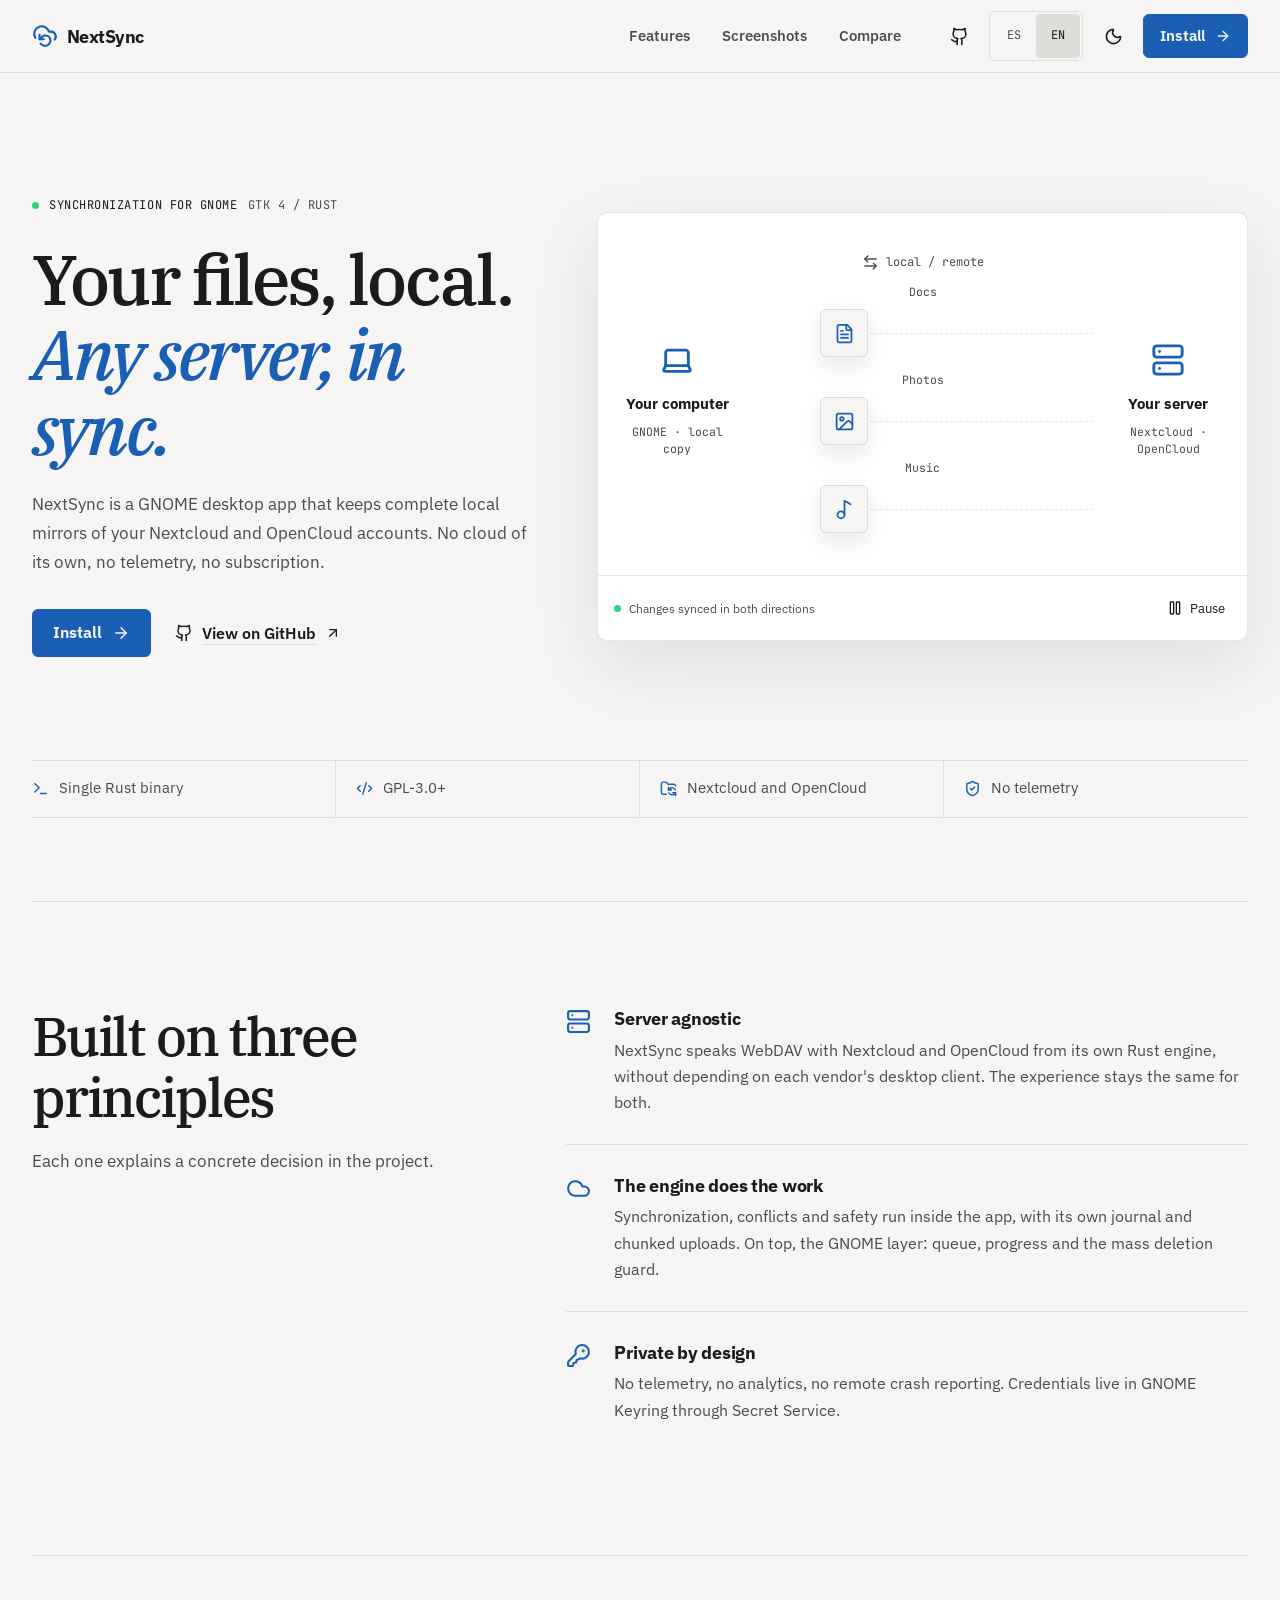
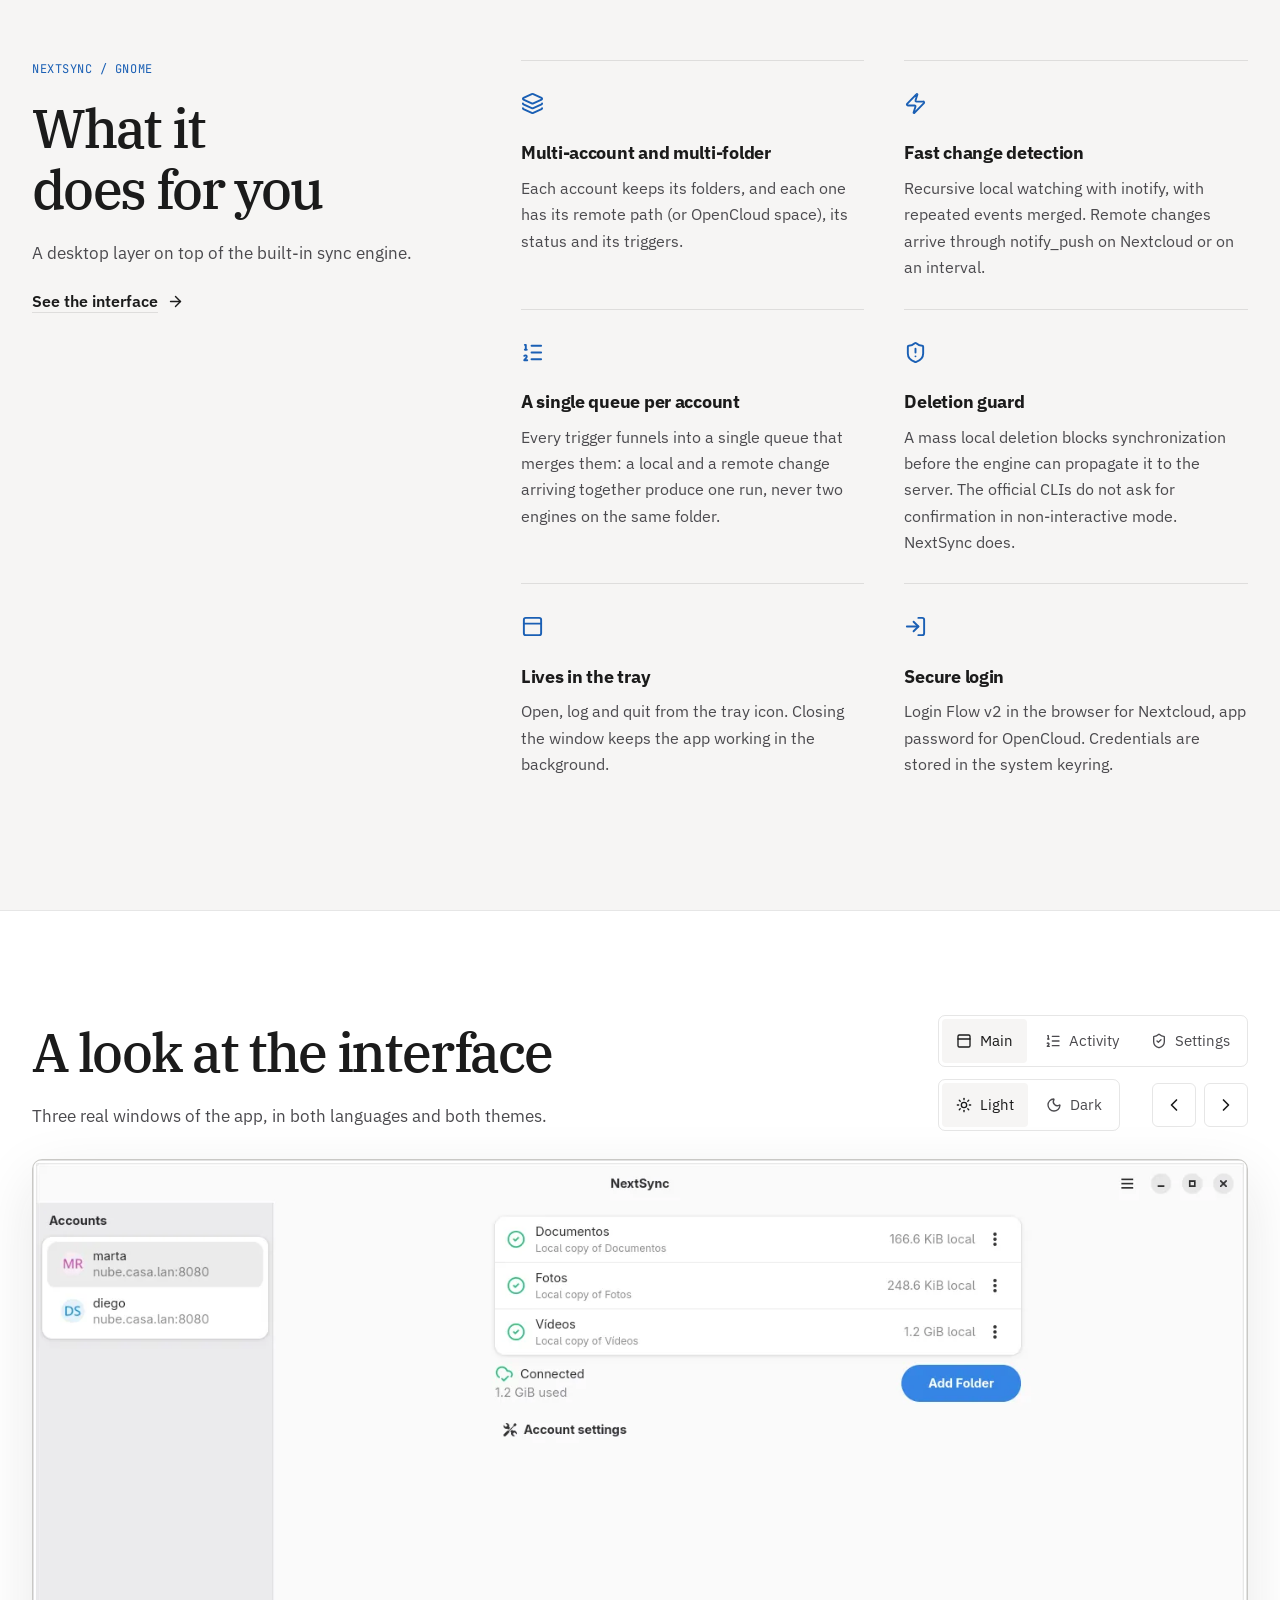
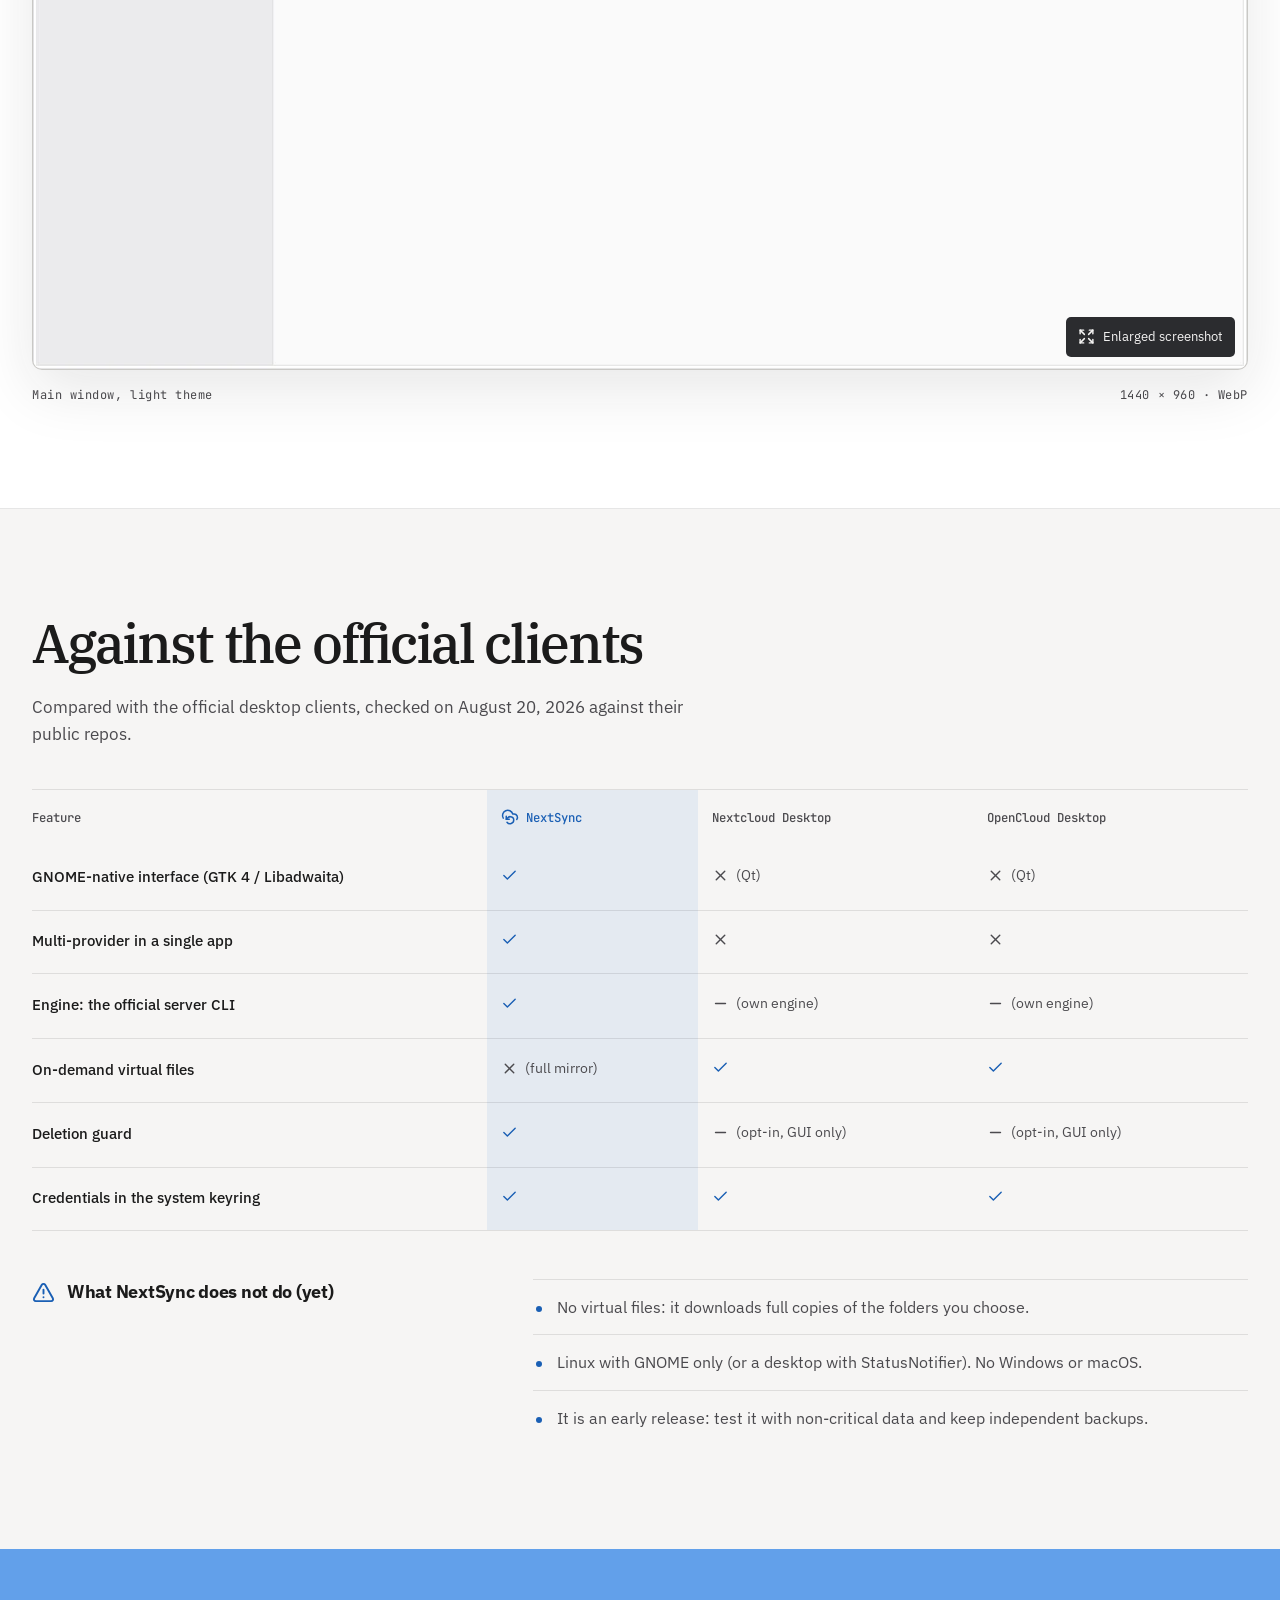
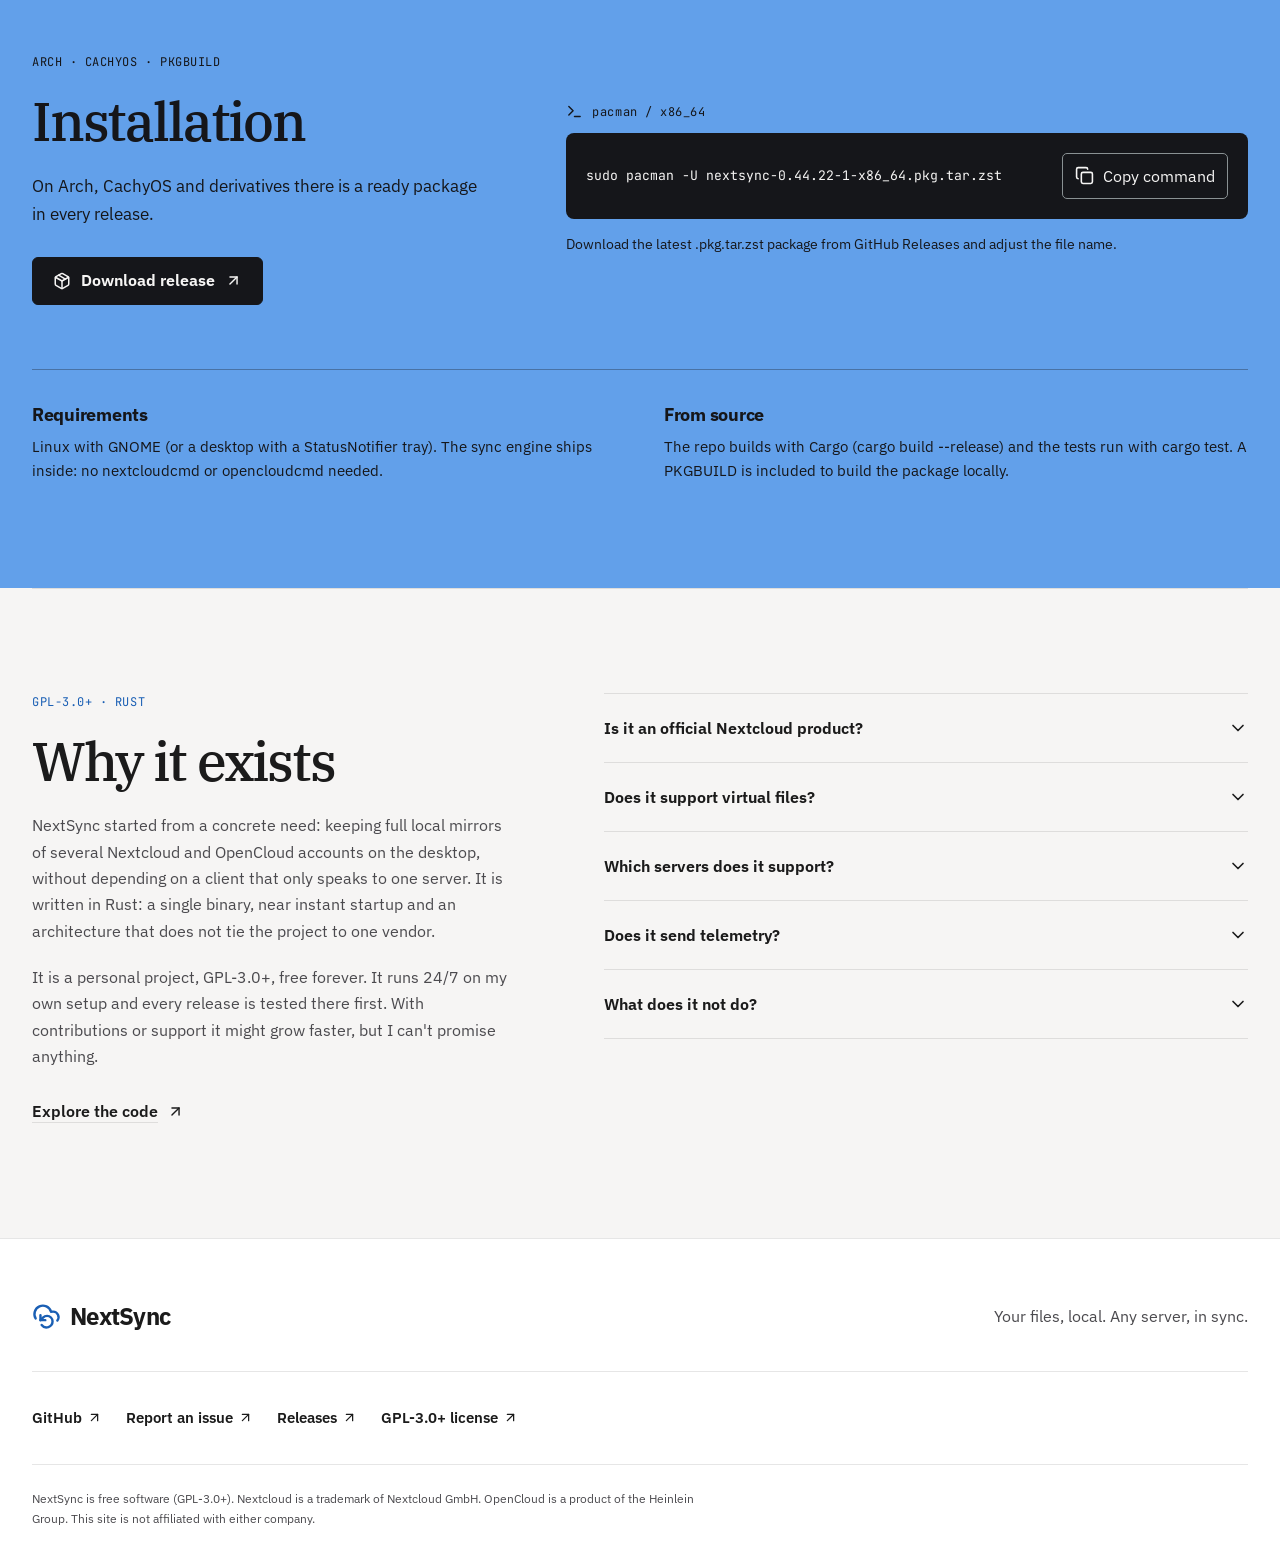
<file: landing/index.html>
<!DOCTYPE html>
<html lang="es" data-theme="light">
<head>
  <meta charset="UTF-8" />
  <meta name="viewport" content="width=device-width, initial-scale=1.0" />
  <title>NextSync - Tus archivos en local, en sincronía</title>
  <meta name="description" content="Aplicación GNOME que mantiene espejos locales de tus cuentas Nextcloud y OpenCloud. Escrita en Rust con GTK 4, sin nube propia ni telemetría. GPL-3.0+." />
  <meta name="theme-color" content="#f6f5f4" />
  <link rel="canonical" href="https://nextsync.cloudless.club/" />
  <link rel="alternate" hreflang="es" href="https://nextsync.cloudless.club/" />
  <link rel="alternate" hreflang="en" href="https://nextsync.cloudless.club/?hl=en" />
  <link rel="alternate" hreflang="x-default" href="https://nextsync.cloudless.club/" />
  <meta property="og:type" content="website" />
  <meta property="og:site_name" content="NextSync" />
  <meta property="og:title" content="NextSync - Tus archivos, en local. Cualquier servidor, en sincronía." />
  <meta property="og:description" content="Aplicación de escritorio GNOME que mantiene espejos locales de tus cuentas Nextcloud y OpenCloud. Rust, GTK 4 y Libadwaita. Sin nube propia ni telemetría." />
  <meta property="og:url" content="https://nextsync.cloudless.club/" />
  <meta property="og:image" content="https://nextsync.cloudless.club/og.png" />
  <meta property="og:image:width" content="1200" />
  <meta property="og:image:height" content="630" />
  <meta property="og:image:alt" content="NextSync: tus archivos en local, cualquier servidor en sincronía" />
  <meta property="og:locale" content="es_ES" />
  <meta property="og:locale:alternate" content="en_US" />
  <meta name="twitter:card" content="summary_large_image" />
  <meta name="twitter:title" content="NextSync - Your files, local. Any server, in sync." />
  <meta name="twitter:description" content="A GNOME desktop app that keeps local mirrors of your Nextcloud and OpenCloud accounts. Rust, GTK 4, Libadwaita. No telemetry, GPL-3.0+." />
  <meta name="twitter:image" content="https://nextsync.cloudless.club/og.png" />
  <meta name="twitter:image:alt" content="NextSync: your files local, any server in sync" />
  <link rel="icon" type="image/svg+xml" href="assets/icon.svg" />
  <link rel="preload" href="assets/fonts/ibm-plex-sans-latin.woff2" as="font" type="font/woff2" crossorigin />
  <link rel="preload" href="assets/fonts/ibm-plex-serif-latin.woff2" as="font" type="font/woff2" crossorigin />
  <link rel="stylesheet" href="styles.css?v=16" />
  <noscript><style>.menu-button { display: none; }</style></noscript>
  <script type="application/ld+json">
  {
    "@context": "https://schema.org",
    "@graph": [
      { "@type": "WebSite", "name": "NextSync", "url": "https://nextsync.cloudless.club/",
        "description": "GNOME desktop companion that keeps local mirrors of your Nextcloud and OpenCloud accounts.",
        "inLanguage": ["es", "en"] },
      { "@type": "SoftwareApplication", "name": "NextSync", "applicationCategory": "UtilitiesApplication",
        "operatingSystem": "Linux (GNOME)", "url": "https://github.com/gnacho/nextsync",
        "license": "https://www.gnu.org/licenses/gpl-3.0.html",
        "description": "GNOME desktop companion that keeps complete local mirrors of Nextcloud and OpenCloud accounts, delegating synchronization to the official server CLI.",
        "offers": { "@type": "Offer", "price": "0", "priceCurrency": "EUR" }, "isAccessibleForFree": true },
      { "@type": "FAQPage", "inLanguage": "es", "mainEntity": [
        { "@type": "Question", "name": "¿Es un producto oficial de Nextcloud?",
          "acceptedAnswer": { "@type": "Answer", "text": "No. NextSync es un proyecto independiente y no oficial, sin afiliación con Nextcloud GmbH ni con el Heinlein Group." } },
        { "@type": "Question", "name": "¿Soporta archivos virtuales?",
          "acceptedAnswer": { "@type": "Answer", "text": "No. NextSync mantiene espejos locales completos de las carpetas que elijas. No trabaja con ficheros bajo demanda." } },
        { "@type": "Question", "name": "¿Qué servidores soporta?",
          "acceptedAnswer": { "@type": "Answer", "text": "Nextcloud y OpenCloud hoy, a través de sus CLI oficiales de sincronización. Cualquier plataforma que publique un CLI así puede añadirse detrás de la misma abstracción." } },
        { "@type": "Question", "name": "¿Envía telemetría?",
          "acceptedAnswer": { "@type": "Answer", "text": "No. Sin telemetría, sin analítica y sin informes de fallos remotos." } }
      ] }
    ]
  }
  </script>
</head>
<body>
  <svg class="sprite" aria-hidden="true" focusable="false"><symbol id="i-sync-mark" viewBox="0 0 24 24" fill="none" stroke="currentColor" stroke-width="2" stroke-linecap="round" stroke-linejoin="round"><path d="M21 15.251A4.5 4.5 0 0 0 17.5 8h-1.79A7 7 0 1 0 3 13.607"></path><path d="M7 11v4h4"></path><path d="M8 19a5 5 0 0 0 9-3 4.5 4.5 0 0 0-4.5-4.5 4.82 4.82 0 0 0-3.41 1.41L7 15"></path></symbol><symbol id="i-alert-triangle" viewBox="0 0 24 24" fill="none" stroke="currentColor" stroke-width="2" stroke-linecap="round" stroke-linejoin="round"><path d="m21.73 18-8-14a2 2 0 0 0-3.48 0l-8 14A2 2 0 0 0 4 21h16a2 2 0 0 0 1.73-3"></path><path d="M12 9v4"></path><path d="M12 17h.01"></path></symbol>
<symbol id="i-arrow-left-right" viewBox="0 0 24 24" fill="none" stroke="currentColor" stroke-width="2" stroke-linecap="round" stroke-linejoin="round"><path d="M8 3 4 7l4 4"></path><path d="M4 7h16"></path><path d="m16 21 4-4-4-4"></path><path d="M20 17H4"></path></symbol>
<symbol id="i-arrow-right" viewBox="0 0 24 24" fill="none" stroke="currentColor" stroke-width="2" stroke-linecap="round" stroke-linejoin="round"><path d="M5 12h14"></path><path d="m12 5 7 7-7 7"></path></symbol>
<symbol id="i-arrow-up-right" viewBox="0 0 24 24" fill="none" stroke="currentColor" stroke-width="2" stroke-linecap="round" stroke-linejoin="round"><path d="M7 7h10v10"></path><path d="M7 17 17 7"></path></symbol>
<symbol id="i-check" viewBox="0 0 24 24" fill="none" stroke="currentColor" stroke-width="2" stroke-linecap="round" stroke-linejoin="round"><path d="M20 6 9 17l-5-5"></path></symbol>
<symbol id="i-check-check" viewBox="0 0 24 24" fill="none" stroke="currentColor" stroke-width="2" stroke-linecap="round" stroke-linejoin="round"><path d="M18 6 7 17l-5-5"></path><path d="m22 10-7.5 7.5L13 16"></path></symbol>
<symbol id="i-chevron-down" viewBox="0 0 24 24" fill="none" stroke="currentColor" stroke-width="2" stroke-linecap="round" stroke-linejoin="round"><path d="m6 9 6 6 6-6"></path></symbol>
<symbol id="i-chevron-left" viewBox="0 0 24 24" fill="none" stroke="currentColor" stroke-width="2" stroke-linecap="round" stroke-linejoin="round"><path d="m15 18-6-6 6-6"></path></symbol>
<symbol id="i-chevron-right" viewBox="0 0 24 24" fill="none" stroke="currentColor" stroke-width="2" stroke-linecap="round" stroke-linejoin="round"><path d="m9 18 6-6-6-6"></path></symbol>
<symbol id="i-cloud" viewBox="0 0 24 24" fill="none" stroke="currentColor" stroke-width="2" stroke-linecap="round" stroke-linejoin="round"><path d="M17.5 19H9a7 7 0 1 1 6.71-9h1.79a4.5 4.5 0 1 1 0 9Z"></path></symbol>
<symbol id="i-code" viewBox="0 0 24 24" fill="none" stroke="currentColor" stroke-width="2" stroke-linecap="round" stroke-linejoin="round"><path d="m18 16 4-4-4-4"></path><path d="m6 8-4 4 4 4"></path><path d="m14.5 4-5 16"></path></symbol>
<symbol id="i-copy" viewBox="0 0 24 24" fill="none" stroke="currentColor" stroke-width="2" stroke-linecap="round" stroke-linejoin="round"><rect width="14" height="14" x="8" y="8" rx="2" ry="2"></rect><path d="M4 16c-1.1 0-2-.9-2-2V4c0-1.1.9-2 2-2h10c1.1 0 2 .9 2 2"></path></symbol>
<symbol id="i-expand" viewBox="0 0 24 24" fill="none" stroke="currentColor" stroke-width="2" stroke-linecap="round" stroke-linejoin="round"><path d="m15 15 6 6"></path><path d="m15 9 6-6"></path><path d="M21 16v5h-5"></path><path d="M21 8V3h-5"></path><path d="M3 16v5h5"></path><path d="m3 21 6-6"></path><path d="M3 8V3h5"></path><path d="M9 9 3 3"></path></symbol>
<symbol id="i-file-text" viewBox="0 0 24 24" fill="none" stroke="currentColor" stroke-width="2" stroke-linecap="round" stroke-linejoin="round"><path d="M6 22a2 2 0 0 1-2-2V4a2 2 0 0 1 2-2h8a2.4 2.4 0 0 1 1.704.706l3.588 3.588A2.4 2.4 0 0 1 20 8v12a2 2 0 0 1-2 2z"></path><path d="M14 2v5a1 1 0 0 0 1 1h5"></path><path d="M10 9H8"></path><path d="M16 13H8"></path><path d="M16 17H8"></path></symbol>
<symbol id="i-folder-sync" viewBox="0 0 24 24" fill="none" stroke="currentColor" stroke-width="2" stroke-linecap="round" stroke-linejoin="round"><path d="M9 20H4a2 2 0 0 1-2-2V5a2 2 0 0 1 2-2h3.9a2 2 0 0 1 1.69.9l.81 1.2a2 2 0 0 0 1.67.9H20a2 2 0 0 1 2 2v.5"></path><path d="M12 10v4h4"></path><path d="m12 14 1.535-1.605a5 5 0 0 1 8 1.5"></path><path d="M22 22v-4h-4"></path><path d="m22 18-1.535 1.605a5 5 0 0 1-8-1.5"></path></symbol>
<symbol id="i-github" viewBox="0 0 24 24" fill="none" stroke="currentColor" stroke-width="2" stroke-linecap="round" stroke-linejoin="round"><path d="M15 22v-4a4.8 4.8 0 0 0-1-3.5c3 0 6-2 6-5.5.08-1.25-.27-2.48-1-3.5.28-1.15.28-2.35 0-3.5 0 0-1 0-3 1.5-2.64-.5-5.36-.5-8 0C6 2 5 2 5 2c-.3 1.15-.3 2.35 0 3.5A5.403 5.403 0 0 0 4 9c0 3.5 3 5.5 6 5.5-.39.49-.68 1.05-.85 1.65-.17.6-.22 1.23-.15 1.85v4"></path><path d="M9 18c-4.51 2-5-2-7-2"></path></symbol>
<symbol id="i-image" viewBox="0 0 24 24" fill="none" stroke="currentColor" stroke-width="2" stroke-linecap="round" stroke-linejoin="round"><rect width="18" height="18" x="3" y="3" rx="2" ry="2"></rect><circle cx="9" cy="9" r="2"></circle><path d="m21 15-3.086-3.086a2 2 0 0 0-2.828 0L6 21"></path></symbol>
<symbol id="i-key-round" viewBox="0 0 24 24" fill="none" stroke="currentColor" stroke-width="2" stroke-linecap="round" stroke-linejoin="round"><path d="M2.586 17.414A2 2 0 0 0 2 18.828V21a1 1 0 0 0 1 1h3a1 1 0 0 0 1-1v-1a1 1 0 0 1 1-1h1a1 1 0 0 0 1-1v-1a1 1 0 0 1 1-1h.172a2 2 0 0 0 1.414-.586l.814-.814a6.5 6.5 0 1 0-4-4z"></path><circle cx="16.5" cy="7.5" r=".5" fill="currentColor"></circle></symbol>
<symbol id="i-laptop" viewBox="0 0 24 24" fill="none" stroke="currentColor" stroke-width="2" stroke-linecap="round" stroke-linejoin="round"><path d="M18 5a2 2 0 0 1 2 2v8.526a2 2 0 0 0 .212.897l1.068 2.127a1 1 0 0 1-.9 1.45H3.62a1 1 0 0 1-.9-1.45l1.068-2.127A2 2 0 0 0 4 15.526V7a2 2 0 0 1 2-2z"></path><path d="M20.054 15.987H3.946"></path></symbol>
<symbol id="i-layers" viewBox="0 0 24 24" fill="none" stroke="currentColor" stroke-width="2" stroke-linecap="round" stroke-linejoin="round"><path d="M12.83 2.18a2 2 0 0 0-1.66 0L2.6 6.08a1 1 0 0 0 0 1.83l8.58 3.91a2 2 0 0 0 1.66 0l8.58-3.9a1 1 0 0 0 0-1.83z"></path><path d="M2 12a1 1 0 0 0 .58.91l8.6 3.91a2 2 0 0 0 1.65 0l8.58-3.9A1 1 0 0 0 22 12"></path><path d="M2 17a1 1 0 0 0 .58.91l8.6 3.91a2 2 0 0 0 1.65 0l8.58-3.9A1 1 0 0 0 22 17"></path></symbol>
<symbol id="i-list-ordered" viewBox="0 0 24 24" fill="none" stroke="currentColor" stroke-width="2" stroke-linecap="round" stroke-linejoin="round"><path d="M11 5h10"></path><path d="M11 12h10"></path><path d="M11 19h10"></path><path d="M4 4h1v5"></path><path d="M4 9h2"></path><path d="M6.5 20H3.4c0-1 2.6-1.925 2.6-3.5a1.5 1.5 0 0 0-2.6-1.02"></path></symbol>
<symbol id="i-log-in" viewBox="0 0 24 24" fill="none" stroke="currentColor" stroke-width="2" stroke-linecap="round" stroke-linejoin="round"><path d="m10 17 5-5-5-5"></path><path d="M15 12H3"></path><path d="M15 3h4a2 2 0 0 1 2 2v14a2 2 0 0 1-2 2h-4"></path></symbol>
<symbol id="i-menu" viewBox="0 0 24 24" fill="none" stroke="currentColor" stroke-width="2" stroke-linecap="round" stroke-linejoin="round"><path d="M4 5h16"></path><path d="M4 12h16"></path><path d="M4 19h16"></path></symbol>
<symbol id="i-minus" viewBox="0 0 24 24" fill="none" stroke="currentColor" stroke-width="2" stroke-linecap="round" stroke-linejoin="round"><path d="M5 12h14"></path></symbol>
<symbol id="i-moon" viewBox="0 0 24 24" fill="none" stroke="currentColor" stroke-width="2" stroke-linecap="round" stroke-linejoin="round"><path d="M20.985 12.486a9 9 0 1 1-9.473-9.472c.405-.022.617.46.402.803a6 6 0 0 0 8.268 8.268c.344-.215.825-.004.803.401"></path></symbol>
<symbol id="i-music" viewBox="0 0 24 24" fill="none" stroke="currentColor" stroke-width="2" stroke-linecap="round" stroke-linejoin="round"><circle cx="8" cy="18" r="4"></circle><path d="M12 18V2l7 4"></path></symbol>
<symbol id="i-package" viewBox="0 0 24 24" fill="none" stroke="currentColor" stroke-width="2" stroke-linecap="round" stroke-linejoin="round"><path d="M11 21.73a2 2 0 0 0 2 0l7-4A2 2 0 0 0 21 16V8a2 2 0 0 0-1-1.73l-7-4a2 2 0 0 0-2 0l-7 4A2 2 0 0 0 3 8v8a2 2 0 0 0 1 1.73z"></path><path d="M12 22V12"></path><polyline points="3.29 7 12 12 20.71 7"></polyline><path d="m7.5 4.27 9 5.15"></path></symbol>
<symbol id="i-panel-top" viewBox="0 0 24 24" fill="none" stroke="currentColor" stroke-width="2" stroke-linecap="round" stroke-linejoin="round"><rect width="18" height="18" x="3" y="3" rx="2"></rect><path d="M3 9h18"></path></symbol>
<symbol id="i-pause" viewBox="0 0 24 24" fill="none" stroke="currentColor" stroke-width="2" stroke-linecap="round" stroke-linejoin="round"><rect x="14" y="3" width="5" height="18" rx="1"></rect><rect x="5" y="3" width="5" height="18" rx="1"></rect></symbol>
<symbol id="i-play" viewBox="0 0 24 24" fill="none" stroke="currentColor" stroke-width="2" stroke-linecap="round" stroke-linejoin="round"><path d="M5 5a2 2 0 0 1 3.008-1.728l11.997 6.998a2 2 0 0 1 .003 3.458l-12 7A2 2 0 0 1 5 19z"></path></symbol>
<symbol id="i-server" viewBox="0 0 24 24" fill="none" stroke="currentColor" stroke-width="2" stroke-linecap="round" stroke-linejoin="round"><rect width="20" height="8" x="2" y="2" rx="2" ry="2"></rect><rect width="20" height="8" x="2" y="14" rx="2" ry="2"></rect><line x1="6" x2="6.01" y1="6" y2="6"></line><line x1="6" x2="6.01" y1="18" y2="18"></line></symbol>
<symbol id="i-shield-alert" viewBox="0 0 24 24" fill="none" stroke="currentColor" stroke-width="2" stroke-linecap="round" stroke-linejoin="round"><path d="M20 13c0 5-3.5 7.5-7.66 8.95a1 1 0 0 1-.67-.01C7.5 20.5 4 18 4 13V6a1 1 0 0 1 1-1c2 0 4.5-1.2 6.24-2.72a1.17 1.17 0 0 1 1.52 0C14.51 3.81 17 5 19 5a1 1 0 0 1 1 1z"></path><path d="M12 8v4"></path><path d="M12 16h.01"></path></symbol>
<symbol id="i-shield-check" viewBox="0 0 24 24" fill="none" stroke="currentColor" stroke-width="2" stroke-linecap="round" stroke-linejoin="round"><path d="M20 13c0 5-3.5 7.5-7.66 8.95a1 1 0 0 1-.67-.01C7.5 20.5 4 18 4 13V6a1 1 0 0 1 1-1c2 0 4.5-1.2 6.24-2.72a1.17 1.17 0 0 1 1.52 0C14.51 3.81 17 5 19 5a1 1 0 0 1 1 1z"></path><path d="m9 12 2 2 4-4"></path></symbol>
<symbol id="i-sun" viewBox="0 0 24 24" fill="none" stroke="currentColor" stroke-width="2" stroke-linecap="round" stroke-linejoin="round"><circle cx="12" cy="12" r="4"></circle><path d="M12 2v2"></path><path d="M12 20v2"></path><path d="m4.93 4.93 1.41 1.41"></path><path d="m17.66 17.66 1.41 1.41"></path><path d="M2 12h2"></path><path d="M20 12h2"></path><path d="m6.34 17.66-1.41 1.41"></path><path d="m19.07 4.93-1.41 1.41"></path></symbol>
<symbol id="i-terminal" viewBox="0 0 24 24" fill="none" stroke="currentColor" stroke-width="2" stroke-linecap="round" stroke-linejoin="round"><path d="M12 19h8"></path><path d="m4 17 6-6-6-6"></path></symbol>
<symbol id="i-x" viewBox="0 0 24 24" fill="none" stroke="currentColor" stroke-width="2" stroke-linecap="round" stroke-linejoin="round"><path d="M18 6 6 18"></path><path d="m6 6 12 12"></path></symbol>
<symbol id="i-zap" viewBox="0 0 24 24" fill="none" stroke="currentColor" stroke-width="2" stroke-linecap="round" stroke-linejoin="round"><path d="M4 14a1 1 0 0 1-.78-1.63l9.9-10.2a.5.5 0 0 1 .86.46l-1.92 6.02A1 1 0 0 0 13 10h7a1 1 0 0 1 .78 1.63l-9.9 10.2a.5.5 0 0 1-.86-.46l1.92-6.02A1 1 0 0 0 11 14z"></path></symbol></svg>

  <a class="skip-link" href="#main" data-i18n="misc.skip">Saltar al contenido</a>

  <header class="site-header">
    <div class="shell header-inner">
      <a class="brand" href="#top" aria-label="NextSync">
        <svg class="icon" width="26" height="26" aria-hidden="true"><use href="#i-sync-mark" /></svg>
        <span>NextSync</span>
      </a>
      <nav class="desktop-nav" aria-label="Principal" data-i18n-aria="nav.main">
        <a href="#features" data-i18n="nav.features">Funciones</a>
        <a href="#shots" data-i18n="nav.shots">Capturas</a>
        <a href="#compare" data-i18n="nav.compare">Comparativa</a>
      </nav>
      <div class="header-actions">
        <a class="icon-button desktop-github" href="https://github.com/gnacho/nextsync" target="_blank" rel="noopener" aria-label="Repositorio en GitHub" data-i18n-aria="misc.github">
          <svg class="icon" width="19" height="19" aria-hidden="true"><use href="#i-github" /></svg>
        </a>
        <div class="language-switch" aria-label="Language / Idioma">
          <button type="button" data-lang="es" class="active" aria-pressed="true">ES</button>
          <button type="button" data-lang="en" aria-pressed="false">EN</button>
        </div>
        <button type="button" class="icon-button" id="themeBtn" aria-label="Cambiar tema" data-i18n-aria="misc.theme">
          <svg class="icon i-sun" width="19" height="19" aria-hidden="true"><use href="#i-sun" /></svg>
          <svg class="icon i-moon" width="19" height="19" aria-hidden="true"><use href="#i-moon" /></svg>
        </button>
        <a class="button button-small header-install" href="#install"><span data-i18n="nav.install">Instalar</span>
          <svg class="icon" width="16" height="16" aria-hidden="true"><use href="#i-arrow-right" /></svg>
        </a>
        <details class="mobile-menu" id="mobileMenu">
          <summary class="icon-button menu-button" aria-label="Menú" data-i18n-aria="misc.menu">
            <svg class="icon i-menu" width="21" height="21" aria-hidden="true"><use href="#i-menu" /></svg>
            <svg class="icon i-close" width="21" height="21" aria-hidden="true"><use href="#i-x" /></svg>
          </summary>
          <nav class="mobile-nav" aria-label="Navegación móvil" data-i18n-aria="nav.mobile">
            <a href="#features" data-i18n="nav.features">Funciones</a>
            <a href="#shots" data-i18n="nav.shots">Capturas</a>
            <a href="#compare" data-i18n="nav.compare">Comparativa</a>
            <a href="#install" data-i18n="nav.install">Instalar</a>
            <a href="https://github.com/gnacho/nextsync" target="_blank" rel="noopener">GitHub</a>
          </nav>
        </details>
      </div>
    </div>
  </header>

  <main id="main">
    <section class="hero shell" id="top">
      <div class="hero-copy">
        <div class="hero-meta">
          <span class="live-dot" aria-hidden="true"></span>
          <span data-i18n="hero.eyebrow">Sincronización para GNOME</span>
          <span>GTK 4 / Rust</span>
        </div>
        <h1><span data-i18n="hero.t1">Tus archivos, en local.</span><br /> <em data-i18n="hero.t2">Cualquier servidor, en sincronía.</em></h1>
        <p class="hero-lead" data-i18n="hero.sub">NextSync es una app de escritorio para GNOME que mantiene espejos locales completos de tus cuentas Nextcloud y OpenCloud. Sin nube propia, sin telemetría, sin suscripción.</p>
        <div class="hero-actions">
          <a class="button" href="#install"><span data-i18n="hero.cta1">Instalar</span>
            <svg class="icon" width="18" height="18" aria-hidden="true"><use href="#i-arrow-right" /></svg>
          </a>
          <a class="text-link" href="https://github.com/gnacho/nextsync" target="_blank" rel="noopener">
            <svg class="icon" width="18" height="18" aria-hidden="true"><use href="#i-github" /></svg>
            <span data-i18n="hero.cta2">Ver en GitHub</span>
            <svg class="icon" width="16" height="16" aria-hidden="true"><use href="#i-arrow-up-right" /></svg>
          </a>
        </div>
      </div>

      <div class="product-stage sync-hero-stage">
        <svg class="dot-field" viewBox="0 0 640 440" aria-hidden="true">
          <defs>
            <pattern id="dotGrid" width="75" height="65" patternUnits="userSpaceOnUse">
              <circle cx="20" cy="20" r="1.5" />
            </pattern>
          </defs>
          <rect width="640" height="440" fill="url(#dotGrid)" />
          <circle class="sync-dot" cx="20" cy="20" r="3" />
          <circle class="sync-dot" cx="170" cy="150" r="3" />
          <circle class="sync-dot" cx="470" cy="215" r="3" />
        </svg>
        <div class="sync-visual">
          <div class="sync-scene" id="syncScene" role="img" aria-label="Animación: los archivos viajan entre tu equipo y tu servidor" data-i18n-aria="hero.widget">
            <div class="sync-node">
              <svg class="icon" width="34" height="34" aria-hidden="true"><use href="#i-laptop" /></svg>
              <strong data-i18n="sw.local">Tu equipo</strong>
              <span data-i18n="sw.localSub">GNOME · copia local</span>
            </div>
            <div class="sync-track" id="syncTrack">
              <div class="sync-direction">
                <svg class="icon" width="17" height="17" aria-hidden="true"><use href="#i-arrow-left-right" /></svg>
                <span>local / remote</span>
              </div>
              <div class="sync-lane">
                <span class="sync-lane-label" data-i18n="sw.docs">Docs</span>
                <span class="sync-lane-line" aria-hidden="true"></span>
                <span class="file-flight" style="--duration:5.8s;animation-delay:-1.2s"><svg class="icon" width="21" height="21" aria-hidden="true"><use href="#i-file-text" /></svg></span>
              </div>
              <div class="sync-lane">
                <span class="sync-lane-label" data-i18n="sw.photos">Fotos</span>
                <span class="sync-lane-line" aria-hidden="true"></span>
                <span class="file-flight reverse" style="--duration:6.6s;animation-delay:-3.8s"><svg class="icon" width="21" height="21" aria-hidden="true"><use href="#i-image" /></svg></span>
              </div>
              <div class="sync-lane">
                <span class="sync-lane-label" data-i18n="sw.music">Música</span>
                <span class="sync-lane-line" aria-hidden="true"></span>
                <span class="file-flight" style="--duration:7.2s;animation-delay:-2.4s"><svg class="icon" width="21" height="21" aria-hidden="true"><use href="#i-music" /></svg></span>
              </div>
            </div>
            <div class="sync-node">
              <svg class="icon" width="34" height="34" aria-hidden="true"><use href="#i-server" /></svg>
              <strong data-i18n="sw.server">Tu servidor</strong>
              <span>Nextcloud · OpenCloud</span>
            </div>
          </div>
          <div class="sync-visual-footer">
            <span><span class="live-dot" aria-hidden="true"></span><span data-i18n="sync.live">Cambios sincronizados en ambos sentidos</span></span>
            <button type="button" class="sync-motion-toggle" id="motionToggle" aria-label="Pausar animación" data-i18n-aria="sync.pauseLabel">
              <svg class="icon i-pause" width="16" height="16" aria-hidden="true"><use href="#i-pause" /></svg>
              <svg class="icon i-play" width="16" height="16" aria-hidden="true"><use href="#i-play" /></svg>
              <span data-i18n="sync.pause">Pausar</span>
            </button>
          </div>
        </div>
      </div>

      <ul class="hero-facts" aria-label="Datos clave" data-i18n-aria="hero.factsLabel">
        <li><svg class="icon" width="17" height="17" aria-hidden="true"><use href="#i-terminal" /></svg><span data-i18n="hero.fact1">Binario único en Rust</span></li>
        <li><svg class="icon" width="17" height="17" aria-hidden="true"><use href="#i-code" /></svg><span>GPL-3.0+</span></li>
        <li><svg class="icon" width="17" height="17" aria-hidden="true"><use href="#i-folder-sync" /></svg><span data-i18n="hero.fact2">Nextcloud y OpenCloud</span></li>
        <li><svg class="icon" width="17" height="17" aria-hidden="true"><use href="#i-shield-check" /></svg><span data-i18n="hero.fact3">Sin telemetría</span></li>
      </ul>
    </section>

    <section class="section shell principles" aria-labelledby="principles-title">
      <div class="section-intro">
        <h2 id="principles-title" data-i18n="pillars.title">Construido sobre tres principios</h2>
        <p data-i18n="pillars.lead">No son eslóganes de marketing. Condicionan cada decisión del proyecto.</p>
      </div>
      <div class="principle-list">
        <article class="principle">
          <svg class="icon" width="25" height="25" aria-hidden="true"><use href="#i-server" /></svg>
          <div><h3 data-i18n="pillars.p1t">Agnóstico de servidor</h3><p data-i18n="pillars.p1d">NextSync habla WebDAV con Nextcloud y OpenCloud desde su propio motor en Rust, sin depender del cliente de escritorio de cada fabricante. La experiencia es la misma para los dos.</p></div>
        </article>
        <article class="principle">
          <svg class="icon" width="25" height="25" aria-hidden="true"><use href="#i-cloud" /></svg>
          <div><h3 data-i18n="pillars.p2t">El motor hace el trabajo</h3><p data-i18n="pillars.p2d">La sincronización, los conflictos y la seguridad corren dentro de la app, con su propio journal y subida por trozos. Encima, la capa GNOME: cola, progreso y guardia de borrados masivos.</p></div>
        </article>
        <article class="principle">
          <svg class="icon" width="25" height="25" aria-hidden="true"><use href="#i-key-round" /></svg>
          <div><h3 data-i18n="pillars.p3t">Privado por diseño</h3><p data-i18n="pillars.p3d">Sin telemetría, sin analítica, sin informes de fallos remotos. Las credenciales viven en GNOME Keyring a través de Secret Service.</p></div>
        </article>
      </div>
    </section>

    <section class="section shell features" id="features" aria-labelledby="features-title">
      <div class="section-intro sticky-intro">
        <span class="section-label">NextSync / GNOME</span>
        <h2 id="features-title" data-i18n="features.title">Lo que hace por ti</h2>
        <p data-i18n="features.lead">Una capa de escritorio cuidada sobre un motor de sincronización propio. Ni más, ni menos.</p>
        <a class="text-link" href="#shots"><span data-i18n="features.seeUi">Ver la interfaz</span>
          <svg class="icon" width="17" height="17" aria-hidden="true"><use href="#i-arrow-right" /></svg>
        </a>
      </div>
      <div class="feature-grid">
        <article class="feature">
          <svg class="icon" width="23" height="23" aria-hidden="true"><use href="#i-layers" /></svg>
          <h3 data-i18n="features.f1t">Multi-cuenta y multi-carpeta</h3>
          <p data-i18n="features.f1d">Cada cuenta mantiene sus propias carpetas, y cada carpeta tiene su ruta remota (o su space de OpenCloud), su estado y sus disparadores.</p>
        </article>
        <article class="feature">
          <svg class="icon" width="23" height="23" aria-hidden="true"><use href="#i-zap" /></svg>
          <h3 data-i18n="features.f2t">Detección rápida de cambios</h3>
          <p data-i18n="features.f2d">Vigilancia local recursiva con inotify y coalescencia de eventos. Los cambios remotos llegan por notify_push en Nextcloud o por intervalo.</p>
        </article>
        <article class="feature">
          <svg class="icon" width="23" height="23" aria-hidden="true"><use href="#i-list-ordered" /></svg>
          <h3 data-i18n="features.f3t">Una sola cola por cuenta</h3>
          <p data-i18n="features.f3d">Todos los disparadores confluyen en una cola que coalesce: un cambio local y uno remoto a la vez producen una sola pasada, nunca dos motores sobre la misma carpeta.</p>
        </article>
        <article class="feature">
          <svg class="icon" width="23" height="23" aria-hidden="true"><use href="#i-shield-alert" /></svg>
          <h3 data-i18n="features.f4t">Guardia de borrados</h3>
          <p data-i18n="features.f4d">Un borrado masivo local bloquea la sincronización antes de que el motor lo propague al servidor. Los CLI oficiales no piden confirmación en modo no interactivo; NextSync sí.</p>
        </article>
        <article class="feature">
          <svg class="icon" width="23" height="23" aria-hidden="true"><use href="#i-panel-top" /></svg>
          <h3 data-i18n="features.f5t">Vive en la bandeja</h3>
          <p data-i18n="features.f5d">Abrir, registro y salir desde el icono de bandeja. Cerrar la ventana deja la app trabajando en segundo plano.</p>
        </article>
        <article class="feature">
          <svg class="icon" width="23" height="23" aria-hidden="true"><use href="#i-log-in" /></svg>
          <h3 data-i18n="features.f6t">Login seguro</h3>
          <p data-i18n="features.f6d">Login Flow v2 por navegador en Nextcloud, app password en OpenCloud. Las credenciales se guardan en el llavero del sistema.</p>
        </article>
      </div>
    </section>

    <section class="shots-section" id="shots" aria-labelledby="shots-title">
      <div class="shell section">
        <div class="shots-heading">
          <div class="section-intro">
            <h2 id="shots-title" data-i18n="shots.title">Un vistazo a la interfaz</h2>
            <p data-i18n="shots.lead">Tres ventanas reales de la app, en los dos idiomas y los dos temas.</p>
          </div>
          <div class="shot-controls">
            <div class="shot-tabs window-tabs" role="tablist" aria-label="Ventana" data-i18n-aria="shots.windowsLabel">
              <button type="button" role="tab" data-window="0" class="active" aria-selected="true">
                <svg class="icon" width="16" height="16" aria-hidden="true"><use href="#i-panel-top" /></svg><span data-i18n="shots.winMain">Principal</span>
              </button>
              <button type="button" role="tab" data-window="1" aria-selected="false">
                <svg class="icon" width="16" height="16" aria-hidden="true"><use href="#i-list-ordered" /></svg><span data-i18n="shots.winActivity">Actividad</span>
              </button>
              <button type="button" role="tab" data-window="2" aria-selected="false">
                <svg class="icon" width="16" height="16" aria-hidden="true"><use href="#i-shield-check" /></svg><span data-i18n="shots.winSettings">Ajustes</span>
              </button>
            </div>
            <div class="shot-controls-row">
              <div class="shot-tabs theme-tabs" role="tablist" aria-label="Tema" data-i18n-aria="shots.themeLabel">
                <button type="button" role="tab" data-shot-theme="light" class="active" aria-selected="true">
                  <svg class="icon" width="16" height="16" aria-hidden="true"><use href="#i-sun" /></svg><span data-i18n="shots.themeLight">Claro</span>
                </button>
                <button type="button" role="tab" data-shot-theme="dark" aria-selected="false">
                  <svg class="icon" width="16" height="16" aria-hidden="true"><use href="#i-moon" /></svg><span data-i18n="shots.themeDark">Oscuro</span>
                </button>
              </div>
              <div class="arrow-controls">
                <button type="button" class="icon-button" id="slidePrev" aria-label="Captura anterior" data-i18n-aria="shots.prev">
                  <svg class="icon" width="20" height="20" aria-hidden="true"><use href="#i-chevron-left" /></svg>
                </button>
                <button type="button" class="icon-button" id="slideNext" aria-label="Captura siguiente" data-i18n-aria="shots.next">
                  <svg class="icon" width="20" height="20" aria-hidden="true"><use href="#i-chevron-right" /></svg>
                </button>
              </div>
            </div>
          </div>
        </div>
        <button class="shot-viewport" type="button" id="shotViewport" aria-label="Captura ampliada" data-i18n-aria="shots.zoom">
          <img id="slideImg"
            src="assets/shots/main-es-light-1080.webp?v=2"
            srcset="assets/shots/main-es-light-320.webp?v=2 320w, assets/shots/main-es-light-640.webp?v=2 640w, assets/shots/main-es-light-960.webp?v=2 960w, assets/shots/main-es-light-1080.webp?v=2 1080w, assets/shots/main-es-light.webp?v=2 1440w"
            sizes="(max-width: 860px) 92vw, 1200px"
            width="1440" height="960" draggable="false"
            alt="Ventana principal de NextSync con dos cuentas y sus carpetas" />
          <span class="zoom-hint"><svg class="icon" width="17" height="17" aria-hidden="true"><use href="#i-expand" /></svg><span data-i18n="shots.zoom">Captura ampliada</span></span>
        </button>
        <div class="shot-caption"><span id="shotCaption" aria-live="polite">Ventana principal, tema claro</span><span>1440 × 960 · WebP</span></div>
      </div>
    </section>

    <section class="section shell compare" id="compare" aria-labelledby="compare-title">
      <div class="section-intro compare-intro">
        <h2 id="compare-title" data-i18n="compare.title">El compañero GNOME que faltaba</h2>
        <p data-i18n="compare.lead">Comparativa con los clientes de escritorio oficiales, contrastada el 20 de agosto de 2026 contra sus repos públicos.</p>
      </div>
      <p class="table-hint" data-i18n="compare.hint">Desliza horizontalmente para ver todos los clientes</p>
      <div class="table-wrap" tabindex="0" role="region" aria-label="Tabla comparativa" data-i18n-aria="compare.tableLabel">
        <table class="compare-table">
          <thead>
            <tr>
              <th scope="col" data-i18n="compare.h0">Función</th>
              <th scope="col" class="nextsync-col"><svg class="icon" width="18" height="18" aria-hidden="true"><use href="#i-sync-mark" /></svg>NextSync</th>
              <th scope="col">Nextcloud Desktop</th>
              <th scope="col">OpenCloud Desktop</th>
            </tr>
          </thead>
          <tbody>
            <tr>
              <th scope="row" data-i18n="compare.r1">Interfaz nativa GNOME (GTK 4 / Libadwaita)</th>
              <td class="nextsync-col"><span class="status-cell yes"><svg class="icon" width="17" height="17" aria-hidden="true"><use href="#i-check" /></svg><span class="sr-only" data-i18n="compare.yes">Sí</span></span></td>
              <td><span class="status-cell no"><svg class="icon" width="17" height="17" aria-hidden="true"><use href="#i-x" /></svg><span class="sr-only" data-i18n="compare.no">No</span><span data-i18n="compare.qt1">(Qt)</span></span></td>
              <td><span class="status-cell no"><svg class="icon" width="17" height="17" aria-hidden="true"><use href="#i-x" /></svg><span class="sr-only" data-i18n="compare.no">No</span><span data-i18n="compare.qt2">(Qt)</span></span></td>
            </tr>
            <tr>
              <th scope="row" data-i18n="compare.r2">Multi-proveedor en una sola app</th>
              <td class="nextsync-col"><span class="status-cell yes"><svg class="icon" width="17" height="17" aria-hidden="true"><use href="#i-check" /></svg><span class="sr-only" data-i18n="compare.yes">Sí</span></span></td>
              <td><span class="status-cell no"><svg class="icon" width="17" height="17" aria-hidden="true"><use href="#i-x" /></svg><span class="sr-only" data-i18n="compare.no">No</span></span></td>
              <td><span class="status-cell no"><svg class="icon" width="17" height="17" aria-hidden="true"><use href="#i-x" /></svg><span class="sr-only" data-i18n="compare.no">No</span></span></td>
            </tr>
            <tr>
              <th scope="row" data-i18n="compare.r3">Motor de sync = CLI oficial del servidor</th>
              <td class="nextsync-col"><span class="status-cell yes"><svg class="icon" width="17" height="17" aria-hidden="true"><use href="#i-check" /></svg><span class="sr-only" data-i18n="compare.yes">Sí</span></span></td>
              <td><span class="status-cell"><svg class="icon" width="17" height="17" aria-hidden="true"><use href="#i-minus" /></svg><span class="sr-only" data-i18n="compare.partial">Parcial</span><span data-i18n="compare.own1">(motor propio)</span></span></td>
              <td><span class="status-cell"><svg class="icon" width="17" height="17" aria-hidden="true"><use href="#i-minus" /></svg><span class="sr-only" data-i18n="compare.partial">Parcial</span><span data-i18n="compare.own2">(motor propio)</span></span></td>
            </tr>
            <tr>
              <th scope="row" data-i18n="compare.r4">Archivos virtuales bajo demanda</th>
              <td class="nextsync-col"><span class="status-cell no"><svg class="icon" width="17" height="17" aria-hidden="true"><use href="#i-x" /></svg><span class="sr-only" data-i18n="compare.no">No</span><span data-i18n="compare.mirror">(espejo completo)</span></span></td>
              <td><span class="status-cell yes"><svg class="icon" width="17" height="17" aria-hidden="true"><use href="#i-check" /></svg><span class="sr-only" data-i18n="compare.yes">Sí</span></span></td>
              <td><span class="status-cell yes"><svg class="icon" width="17" height="17" aria-hidden="true"><use href="#i-check" /></svg><span class="sr-only" data-i18n="compare.yes">Sí</span></span></td>
            </tr>
            <tr>
              <th scope="row" data-i18n="compare.r5">Guardia de borrado masivo</th>
              <td class="nextsync-col"><span class="status-cell yes"><svg class="icon" width="17" height="17" aria-hidden="true"><use href="#i-check" /></svg><span class="sr-only" data-i18n="compare.yes">Sí</span></span></td>
              <td><span class="status-cell"><svg class="icon" width="17" height="17" aria-hidden="true"><use href="#i-minus" /></svg><span class="sr-only" data-i18n="compare.partial">Parcial</span><span data-i18n="compare.opt1">(opt-in, solo GUI)</span></span></td>
              <td><span class="status-cell"><svg class="icon" width="17" height="17" aria-hidden="true"><use href="#i-minus" /></svg><span class="sr-only" data-i18n="compare.partial">Parcial</span><span data-i18n="compare.opt2">(opt-in, solo GUI)</span></span></td>
            </tr>
            <tr>
              <th scope="row" data-i18n="compare.r6">Credenciales en el llavero del sistema</th>
              <td class="nextsync-col"><span class="status-cell yes"><svg class="icon" width="17" height="17" aria-hidden="true"><use href="#i-check" /></svg><span class="sr-only" data-i18n="compare.yes">Sí</span></span></td>
              <td><span class="status-cell yes"><svg class="icon" width="17" height="17" aria-hidden="true"><use href="#i-check" /></svg><span class="sr-only" data-i18n="compare.yes">Sí</span></span></td>
              <td><span class="status-cell yes"><svg class="icon" width="17" height="17" aria-hidden="true"><use href="#i-check" /></svg><span class="sr-only" data-i18n="compare.yes">Sí</span></span></td>
            </tr>
          </tbody>
        </table>
      </div>
      <div class="limits">
        <div class="limits-title">
          <svg class="icon" width="23" height="23" aria-hidden="true"><use href="#i-alert-triangle" /></svg>
          <h3 data-i18n="compare.ht">Lo que NextSync no hace (todavía)</h3>
        </div>
        <ul>
          <li data-i18n="compare.h1">No hay archivos virtuales: descarga copias completas de las carpetas que elijas.</li>
          <li data-i18n="compare.h2">Solo Linux con GNOME (o un escritorio con StatusNotifier). Nada de Windows ni macOS.</li>
          <li data-i18n="compare.h3">Es una versión temprana: pruébalo con datos no críticos y mantén copias independientes.</li>
        </ul>
      </div>
    </section>

    <section class="install-section" id="install" aria-labelledby="install-title">
      <div class="shell section install-grid">
        <div class="install-copy">
          <span class="section-label install-label">Arch · CachyOS · PKGBUILD</span>
          <h2 id="install-title" class="install-desk" data-i18n="install.title">Instalación fácil y rápida</h2>
          <p class="install-desk" data-i18n="install.lead">En Arch, CachyOS y derivadas hay paquete listo en cada release.</p>
          <div class="install-mobile">
            <h2 data-i18n="install.mTitle">Instalación</h2>
            <p data-i18n="install.mBody">NextSync es una aplicación de escritorio para Linux, pensada para GNOME. No hay versión para Android ni iOS: la instalación se hace en el ordenador.</p>
          </div>
          <a class="button button-dark" href="https://github.com/gnacho/nextsync/releases" target="_blank" rel="noopener">
            <svg class="icon" width="18" height="18" aria-hidden="true"><use href="#i-package" /></svg>
            <span data-i18n="install.download">Descargar release</span>
            <svg class="icon" width="17" height="17" aria-hidden="true"><use href="#i-arrow-up-right" /></svg>
          </a>
        </div>
        <div class="install-panel install-card">
          <div class="command-label">
            <svg class="icon" width="17" height="17" aria-hidden="true"><use href="#i-terminal" /></svg>
            <span>pacman / x86_64</span>
          </div>
          <div class="command-box">
            <code id="installCmd">sudo pacman -U nextsync-0.44.22-1-x86_64.pkg.tar.zst</code>
            <button type="button" id="copyBtn" aria-label="Copiar comando" data-i18n-aria="install.copy">
              <svg class="icon i-copy" width="19" height="19" aria-hidden="true"><use href="#i-copy" /></svg>
              <svg class="icon i-copied" width="19" height="19" aria-hidden="true"><use href="#i-check-check" /></svg>
              <span data-i18n="install.copy">Copiar comando</span>
            </button>
          </div>
          <p data-i18n="install.note">Descarga el paquete .pkg.tar.zst más reciente desde GitHub Releases y ajusta el nombre del fichero.</p>
        </div>
        <div class="install-details">
          <article><h3 data-i18n="install.r1t">Requisitos</h3><p data-i18n="install.r1d">Linux con GNOME (o un escritorio con bandeja StatusNotifier). El motor de sincronización va dentro: no hace falta instalar nextcloudcmd ni opencloudcmd.</p></article>
          <article><h3 data-i18n="install.r2t">Desde el código fuente</h3><p data-i18n="install.r2d">El repo se compila con Cargo: cargo build --release y la batería se comprueba con cargo test. También hay PKGBUILD para generar el paquete localmente.</p></article>
        </div>
      </div>
    </section>

    <section class="section shell about-faq" aria-label="Por qué existe" data-i18n-aria="about.title">
      <div class="about">
        <span class="section-label">GPL-3.0+ · Rust</span>
        <h2 data-i18n="about.title">Por qué existe</h2>
        <p data-i18n="about.p1">NextSync nació de una necesidad concreta: mantener espejos locales completos de varias cuentas Nextcloud y OpenCloud en el escritorio, sin depender de un cliente que solo hable con un servidor. Está escrito en Rust: un binario único, arranque instantáneo y una arquitectura que no ata el proyecto a un proveedor.</p>
        <p data-i18n="about.p2">Es un proyecto personal, GPL-3.0+, gratuito siempre. Corre 24/7 en producción propia y cada versión se prueba ahí primero. Con colaboraciones o apoyo quizás podría crecer más rápido, pero no puedo prometer nada.</p>
        <a class="text-link" href="https://github.com/gnacho/nextsync" target="_blank" rel="noopener"><span data-i18n="about.code">Explorar el código</span>
          <svg class="icon" width="17" height="17" aria-hidden="true"><use href="#i-arrow-up-right" /></svg>
        </a>
      </div>
      <div class="faq-list">
        <details><summary><span data-i18n="faq.q1">¿Es un producto oficial de Nextcloud?</span><svg class="icon" width="20" height="20" aria-hidden="true"><use href="#i-chevron-down" /></svg></summary><p data-i18n="faq.a1">No. NextSync es un proyecto independiente y no oficial, sin afiliación con Nextcloud GmbH ni con el Heinlein Group. Nextcloud es una marca registrada de Nextcloud GmbH.</p></details>
        <details><summary><span data-i18n="faq.q2">¿Soporta archivos virtuales?</span><svg class="icon" width="20" height="20" aria-hidden="true"><use href="#i-chevron-down" /></svg></summary><p data-i18n="faq.a2">No. NextSync mantiene espejos locales completos de las carpetas que elijas; no trabaja con ficheros bajo demanda.</p></details>
        <details><summary><span data-i18n="faq.q3">¿Qué servidores soporta?</span><svg class="icon" width="20" height="20" aria-hidden="true"><use href="#i-chevron-down" /></svg></summary><p data-i18n="faq.a3">Nextcloud y OpenCloud hoy, con el motor propio de la app por WebDAV. Cualquier servidor con WebDAV estándar puede añadirse detrás de la misma capa.</p></details>
        <details><summary><span data-i18n="faq.q4">¿Envía telemetría?</span><svg class="icon" width="20" height="20" aria-hidden="true"><use href="#i-chevron-down" /></svg></summary><p data-i18n="faq.a4">No. Sin telemetría, sin analítica y sin informes de fallos remotos.</p></details>
        <details><summary><span data-i18n="faq.q5">¿Qué no hace?</span><svg class="icon" width="20" height="20" aria-hidden="true"><use href="#i-chevron-down" /></svg></summary><p data-i18n="faq.a5">No hay sistema de archivos virtual ni descarga bajo demanda, no hay cifrado cliente-servidor (E2E) y no hay límites de ancho de banda. Los espejos son completos y las credenciales viven en el llavero del sistema.</p></details>
      </div>
    </section>
  </main>

  <footer class="site-footer">
    <div class="shell">
      <div class="footer-top">
        <a class="brand" href="#top">
          <svg class="icon" width="29" height="29" aria-hidden="true"><use href="#i-sync-mark" /></svg>
          <span>NextSync</span>
        </a>
        <p data-i18n="footer.tag">Tus archivos, en local. Cualquier servidor, en sincronía.</p>
      </div>
      <div class="footer-links">
        <a href="https://github.com/gnacho/nextsync" target="_blank" rel="noopener">GitHub<svg class="icon" width="15" height="15" aria-hidden="true"><use href="#i-arrow-up-right" /></svg></a>
        <a href="https://github.com/gnacho/nextsync/issues" target="_blank" rel="noopener"><span data-i18n="footer.issues">Reportar un problema</span><svg class="icon" width="15" height="15" aria-hidden="true"><use href="#i-arrow-up-right" /></svg></a>
        <a href="https://github.com/gnacho/nextsync/releases" target="_blank" rel="noopener">Releases<svg class="icon" width="15" height="15" aria-hidden="true"><use href="#i-arrow-up-right" /></svg></a>
        <a href="https://www.gnu.org/licenses/gpl-3.0.html" target="_blank" rel="noopener"><span data-i18n="footer.license">Licencia GPL-3.0+</span><svg class="icon" width="15" height="15" aria-hidden="true"><use href="#i-arrow-up-right" /></svg></a>
      </div>
      <p class="footer-legal" data-i18n="footer.copy">NextSync es software libre (GPL-3.0+). Nextcloud es marca de Nextcloud GmbH; OpenCloud es un producto del Heinlein Group. Este sitio no está afiliado a ninguna de las dos empresas.</p>
    </div>
  </footer>

  <dialog class="lightbox" id="lightbox" aria-label="Captura ampliada" data-i18n-aria="shots.zoom">
    <button type="button" class="icon-button lightbox-close" id="lightboxClose" aria-label="Cerrar" data-i18n-aria="misc.close">
      <svg class="icon" width="23" height="23" aria-hidden="true"><use href="#i-x" /></svg>
    </button>
    <img id="lightboxImg" alt="" />
    <p id="lightboxCaption"></p>
  </dialog>

  <script defer src="https://stat.domatix.com/script.js" data-website-id="0fd3377e-8bba-4651-96e4-82faee5896be"></script>
  <script src="i18n.js?v=17"></script>
  <script src="app.js?v=16"></script>
</body>
</html>
</file>
<file: landing/styles.css>
/* ---------- Fuentes autoalojadas (subsets latinos, OFL) ---------- */
@font-face {
  font-family: "IBM Plex Sans";
  src: url("assets/fonts/ibm-plex-sans-latin.woff2") format("woff2");
  font-weight: 100 700;
  font-style: normal;
  font-display: swap;
  unicode-range: U+0000-00FF, U+0131, U+0152-0153, U+02BB-02BC, U+02C6, U+02DA, U+02DC, U+0304, U+0308, U+0329, U+2000-206F, U+20AC, U+2122, U+2191, U+2193, U+2212, U+2215, U+FEFF, U+FFFD;
}
@font-face {
  font-family: "IBM Plex Serif";
  src: url("assets/fonts/ibm-plex-serif-latin.woff2") format("woff2");
  font-weight: 500;
  font-style: normal;
  font-display: swap;
  unicode-range: U+0000-00FF, U+0131, U+0152-0153, U+02BB-02BC, U+02C6, U+02DA, U+02DC, U+0304, U+0308, U+0329, U+2000-206F, U+20AC, U+2122, U+2191, U+2193, U+2212, U+2215, U+FEFF, U+FFFD;
}
@font-face {
  font-family: "IBM Plex Serif";
  src: url("assets/fonts/ibm-plex-serif-latin-italic.woff2") format("woff2");
  font-weight: 500;
  font-style: italic;
  font-display: swap;
  unicode-range: U+0000-00FF, U+0131, U+0152-0153, U+02BB-02BC, U+02C6, U+02DA, U+02DC, U+0304, U+0308, U+0329, U+2000-206F, U+20AC, U+2122, U+2191, U+2193, U+2212, U+2215, U+FEFF, U+FFFD;
}
/* The mono face is only declared here: phones fall back to the system font
   (see the max-width block) so they never download it. */
@font-face {
  font-family: "JetBrains Mono";
  src: url("assets/fonts/jetbrains-mono-latin.woff2") format("woff2");
  font-weight: 400 600;
  font-style: normal;
  font-display: swap;
  unicode-range: U+0000-00FF, U+0131, U+0152-0153, U+02BB-02BC, U+02C6, U+02DA, U+02DC, U+0304, U+0308, U+0329, U+2000-206F, U+20AC, U+2122, U+2191, U+2193, U+2212, U+2215, U+FEFF, U+FFFD;
}

/* ---------- Tokens ---------- */
:root {
  --night-900: oklch(0.2009 0.0081 274.5);
  --night-800: oklch(0.2404 0.0096 276.7);
  --night-700: oklch(0.3514 0.0248 301.4);
  --cloud-50: oklch(0.9706 0.0017 67.8);
  --cloud-100: oklch(0.8975 0.0042 91.5);
  --cloud-25: oklch(1 0 0);
  --blue-400: oklch(0.6956 0.1271 253.8);
  --blue-500: oklch(0.5582 0.1762 256.4);
  --blue-600: oklch(0.4923 0.1506 256.4);
  --success: oklch(0.7612 0.1782 153.6);

  --surface: var(--night-900);
  --surface-raised: var(--night-800);
  --surface-inset: var(--night-700);
  --text: var(--cloud-50);
  --text-muted: oklch(0.7829 0.0087 301.3);
  --line: oklch(0.9706 0.0017 67.8 / 0.13);
  --accent: var(--blue-400);
  --accent-strong: var(--blue-400);
  --accent-soft: oklch(0.6956 0.1271 253.8 / 0.09);
  --header: oklch(0.2009 0.0081 274.5 / 0.86);
  --shadow: oklch(0.1 0.008 274.5 / 0.32);

  --button-bg: var(--blue-600);
  --button-text: var(--cloud-50);
  --control-bg: var(--surface-raised);
  --control-border: var(--line);
  --mono: "JetBrains Mono", ui-monospace, monospace;
}

:root[data-theme="light"] {
  --surface: var(--cloud-50);
  --surface-raised: var(--cloud-25);
  --surface-inset: var(--cloud-100);
  --text: oklch(0.2221 0 89.9);
  --text-muted: oklch(0.4115 0.0067 297.5);
  --line: oklch(0.2221 0 89.9 / 0.11);
  --accent: var(--blue-500);
  --accent-strong: var(--blue-600);
  --accent-soft: oklch(0.5582 0.1762 256.4 / 0.08);
  --header: oklch(0.9706 0.0017 67.8 / 0.88);
  --shadow: oklch(0.22 0.01 274.5 / 0.1);
  --button-bg: var(--blue-600);
}

* { box-sizing: border-box; }
html { scroll-behavior: smooth; scroll-padding-top: 88px; }
body {
  margin: 0;
  min-width: 320px;
  min-height: 100dvh;
  background: var(--surface);
  color: var(--text);
  font-family: "IBM Plex Sans", system-ui, sans-serif;
  font-size: 16px;
  line-height: 1.65;
  font-feature-settings: "kern", "liga", "calt";
  transition: background-color 180ms ease-out, color 180ms ease-out;
}
button, a, summary { -webkit-tap-highlight-color: transparent; }
button, input, select { font: inherit; }
button, summary { cursor: pointer; }
a { color: inherit; text-decoration: none; }
img { display: block; max-width: 100%; height: auto; }
button { color: inherit; }
::selection { background: var(--button-bg); color: var(--button-text); }
:focus-visible { outline: 2px solid var(--accent-strong); outline-offset: 4px; }
section[id] { scroll-margin-top: 84px; }
.icon { flex: 0 0 auto; }
.sprite { position: absolute; width: 0; height: 0; overflow: hidden; }

/* Icon swaps that follow state */
#themeBtn .i-sun, #motionToggle .i-play, #copyBtn .i-copied { display: none; }
[data-theme="dark"] #themeBtn .i-sun { display: inline-block; }
[data-theme="dark"] #themeBtn .i-moon { display: none; }
#motionToggle.is-paused .i-pause { display: none; }
#motionToggle.is-paused .i-play { display: inline-block; }
#copyBtn.is-copied .i-copy { display: none; }
#copyBtn.is-copied .i-copied { display: inline-block; }

.sr-only {
  position: absolute; width: 1px; height: 1px; padding: 0; margin: -1px;
  overflow: hidden; clip: rect(0, 0, 0, 0); white-space: nowrap; border: 0;
}
.skip-link {
  position: fixed; top: 8px; left: 8px; z-index: 50; padding: 10px 16px;
  background: var(--button-bg); color: var(--button-text); transform: translateY(-150%);
  transition: transform 150ms ease-out;
}
.skip-link:focus { transform: translateY(0); }
.shell { width: min(calc(100% - 32px), 1388px); margin-inline: auto; }
.section { padding-block: 72px; }

h1, h2, h3, p { margin-top: 0; }
h1, h2 {
  font-family: "IBM Plex Serif", Georgia, serif;
  font-weight: 500;
  letter-spacing: -0.04em;
  text-wrap: balance;
}
h1 { margin-bottom: 24px; font-size: clamp(2.65rem, 11vw, 4rem); line-height: 1.06; }
h1 em { color: var(--accent-strong); font-style: italic; font-weight: 500; }
h2 { margin-bottom: 20px; font-size: clamp(2.15rem, 8vw, 3.4rem); line-height: 1.12; }
h3 { margin-bottom: 10px; font-size: 1.14rem; line-height: 1.35; letter-spacing: -0.015em; }
p { margin-bottom: 20px; max-width: 70ch; color: var(--text-muted); }
.section-label, .hero-meta, .shot-caption, .command-label {
  font-family: var(--mono);
  font-size: 0.75rem;
  line-height: 1.5;
  letter-spacing: 0.045em;
}
.section-label { display: block; margin-bottom: 20px; color: var(--accent-strong); text-transform: uppercase; }

/* ---------- Botones y controles ---------- */
.button {
  display: inline-flex; align-items: center; justify-content: center; gap: 10px;
  min-height: 48px; padding: 12px 20px; border: 1px solid var(--button-bg);
  border-radius: 6px; background: var(--button-bg); color: var(--button-text);
  font-weight: 650; line-height: 1.2; cursor: pointer;
  transition: transform 140ms ease-out, opacity 140ms ease-out;
}
.button:hover { transform: translateY(-2px); opacity: 0.92; }
.button:active { transform: translateY(0) scale(0.98); }
.button-small { min-height: 44px; padding: 10px 16px; font-size: 0.92rem; }
.button-dark { --button-bg: var(--night-900); --button-text: var(--cloud-50); border-color: var(--night-900); }
.text-link {
  display: inline-flex; align-items: center; gap: 9px; min-height: 44px;
  color: var(--text); font-weight: 600; text-decoration: underline;
  text-decoration-color: var(--line); text-underline-offset: 5px;
  transition: color 140ms ease-out, text-decoration-color 140ms ease-out;
}
.text-link:hover { color: var(--accent-strong); text-decoration-color: var(--accent-strong); }
.icon-button {
  display: inline-flex; align-items: center; justify-content: center; flex: 0 0 44px;
  width: 44px; height: 44px; padding: 0; border: 1px solid transparent;
  border-radius: 6px; background: transparent; cursor: pointer;
  transition: background-color 140ms ease-out, transform 140ms ease-out;
}
.icon-button:hover { background: var(--surface-inset); }
.icon-button:active { transform: scale(0.94); }
.live-dot { display: inline-block; flex: 0 0 7px; width: 7px; height: 7px; border-radius: 50%; background: var(--success); }

/* ---------- Cabecera ---------- */
.site-header {
  position: sticky; top: 0; z-index: 20; border-bottom: 1px solid var(--line);
  background: var(--header); backdrop-filter: blur(12.5px);
}
.header-inner { display: flex; align-items: center; justify-content: space-between; gap: 12px; min-height: 72px; }
.brand { display: inline-flex; align-items: center; gap: 9px; min-height: 44px; font-size: 1.15rem; font-weight: 700; letter-spacing: -0.03em; }
.brand svg { color: var(--accent-strong); }
.desktop-nav, .desktop-github, .header-install { display: none; }
.header-actions { display: flex; align-items: center; gap: 2px; }
.language-switch { display: flex; padding: 2px; border: 1px solid var(--line); border-radius: 6px; }
.language-switch button {
  min-width: 44px; min-height: 44px; padding: 6px; border: 0; border-radius: 4px;
  background: transparent; color: var(--text-muted); font-family: var(--mono);
  font-size: 0.75rem; cursor: pointer; transition: background-color 140ms ease-out, color 140ms ease-out;
}
.language-switch button.active { background: var(--surface-inset); color: var(--text); }
.mobile-menu { position: static; }
.mobile-menu:not([open]) .mobile-nav { display: none; }
.mobile-menu > summary { list-style: none; }
.mobile-menu > summary::-webkit-details-marker { display: none; }
.mobile-menu .i-close { display: none; }
.mobile-menu[open] .i-menu { display: none; }
.mobile-menu[open] .i-close { display: inline-block; }
.mobile-nav {
  position: absolute; top: 100%; left: 0; right: 0; display: grid; padding: 12px 16px 20px;
  border-bottom: 1px solid var(--line); background: var(--surface);
  box-shadow: 0 20px 40px var(--shadow);
}
.mobile-nav a { display: flex; align-items: center; justify-content: space-between; min-height: 52px; border-bottom: 1px solid var(--line); font-weight: 600; }

/* ---------- Hero ---------- */
.hero { display: grid; gap: 48px; padding-block: 56px 64px; }
.hero-meta { display: flex; flex-wrap: wrap; align-items: center; gap: 10px; margin-bottom: 28px; color: var(--text); text-transform: uppercase; }
.hero-meta > span:last-child { color: var(--text-muted); }
.hero-lead { max-width: 58ch; font-size: 1.06rem; line-height: 1.7; }
.hero-actions { display: flex; flex-wrap: wrap; align-items: center; gap: 12px 24px; margin-top: 32px; }
.product-stage { position: relative; isolation: isolate; align-self: center; }
.dot-field { position: absolute; inset: 0; z-index: -1; width: 100%; height: 100%; max-width: none; fill: var(--accent-strong); opacity: 0.25; }
.sync-dot { animation: dot-pulse 4.8s ease-in-out infinite; }
@keyframes dot-pulse { 0%, 100% { opacity: 0.2; } 50% { opacity: 1; } }
.hero-facts { display: grid; grid-template-columns: 1fr; gap: 0; margin: 0; padding: 0; border-block: 1px solid var(--line); list-style: none; }
.hero-facts > li { display: flex; align-items: center; gap: 10px; min-height: 56px; padding-block: 12px; color: var(--text-muted); font-size: 0.92rem; }
.hero-facts svg { flex: 0 0 auto; color: var(--accent-strong); }

/* ---------- Escena de sincronización ---------- */
.sync-hero-stage .sync-visual { box-shadow: 0 24px 70px var(--shadow); }
.sync-visual { overflow: hidden; border: 1px solid var(--line); border-radius: 10px; background: var(--surface-raised); }
.sync-scene { display: grid; grid-template-columns: 84px minmax(0, 1fr) 84px; gap: 10px; padding: 36px 10px 24px; }
.sync-node { display: flex; flex-direction: column; align-items: center; justify-content: center; gap: 9px; min-width: 0; text-align: center; }
.sync-node > svg { margin-bottom: 8px; color: var(--accent-strong); }
.sync-node strong { font-size: 0.84rem; line-height: 1.35; }
.sync-node > span { color: var(--text-muted); font-family: var(--mono); font-size: 0.72rem; line-height: 1.5; overflow-wrap: anywhere; }
.sync-track { position: relative; min-width: 0; padding-top: 30px; }
.sync-direction { position: absolute; top: 0; left: 50%; display: flex; align-items: center; gap: 7px; color: var(--text-muted); font-family: var(--mono); font-size: 0.75rem; white-space: nowrap; transform: translateX(-50%); }
.sync-lane { position: relative; height: 88px; }
/* The label is centred above the line, as in the design: the card travels at
   the line level, so it can never run over the text. */
.sync-lane-label { position: absolute; top: 0; left: 50%; z-index: 0; padding-inline: 6px; background: var(--surface-raised); color: var(--text-muted); font-family: var(--mono); font-size: 0.72rem; line-height: 1.5; transform: translateX(-50%); }
.sync-lane-line { position: absolute; top: 50px; right: 0; left: 0; border-top: 1px dashed var(--line); }
.file-flight {
  position: absolute; top: 26px; left: 0; z-index: 1; display: flex; align-items: center; justify-content: center;
  width: 48px; height: 48px; border: 1px solid var(--line); border-radius: 6px;
  background: var(--surface); color: var(--accent-strong); box-shadow: 0 8px 24px var(--shadow);
  animation: file-sync var(--duration, 6s) ease-in-out infinite; will-change: transform, opacity;
}
.file-flight.reverse { animation-direction: reverse; }
.sync-scene.is-paused .file-flight { animation-play-state: paused; }
@keyframes file-sync {
  0% { opacity: 0; transform: translate3d(0, 0, 0) scale(0.88); }
  12% { opacity: 1; transform: translate3d(0, 0, 0) scale(1); }
  50% { opacity: 1; transform: translate3d(var(--travel-half), 4px, 0) scale(1); }
  88% { opacity: 1; }
  100% { opacity: 0; transform: translate3d(var(--travel), 0, 0) scale(0.88); }
}
.sync-visual-footer { display: flex; flex-wrap: wrap; align-items: center; justify-content: space-between; gap: 8px 16px; padding: 10px 12px 10px 16px; border-top: 1px solid var(--line); }
.sync-visual-footer > span { display: inline-flex; align-items: center; gap: 8px; color: var(--text-muted); font-size: 0.78rem; line-height: 1.5; }
.sync-motion-toggle { display: inline-flex; align-items: center; justify-content: center; gap: 7px; min-height: 44px; padding: 8px 10px; border: 0; border-radius: 5px; background: transparent; color: var(--text); font-size: 0.8rem; cursor: pointer; transition: background-color 140ms ease-out, color 140ms ease-out; }
.sync-motion-toggle:hover { background: var(--surface-inset); color: var(--accent-strong); }
.sync-motion-toggle:active { transform: scale(0.97); }
.sync-motion-toggle:disabled { cursor: not-allowed; opacity: 0.65; }

/* ---------- Principios y funciones ---------- */
.principles, .features, .about-faq { border-top: 1px solid var(--line); }
.section-intro { margin-bottom: 40px; }
.section-intro p { margin-bottom: 0; font-size: 1.04rem; }
.principle-list { display: grid; }
.principle { display: grid; grid-template-columns: 32px 1fr; gap: 16px; padding-block: 28px; border-top: 1px solid var(--line); }
.principle:first-child { border-top: 0; padding-top: 0; }
.principle > svg, .feature > svg { margin-top: 3px; color: var(--accent-strong); }
.principle h3, .principle p { margin-bottom: 0; }
.principle p { margin-top: 6px; }
.sticky-intro .text-link { margin-top: 12px; }
.feature-grid { display: grid; }
.feature { padding-block: 28px; border-top: 1px solid var(--line); }
.feature h3 { margin-top: 18px; }
.feature p { margin-bottom: 0; }

/* ---------- Capturas ---------- */
.shots-section { border-block: 1px solid var(--line); background: var(--surface-raised); }
.shots-heading { display: grid; gap: 24px; margin-bottom: 28px; }
.shots-heading .section-intro { margin-bottom: 0; }
.shot-controls { display: grid; gap: 12px; }
.shot-controls-row { display: flex; align-items: center; justify-content: space-between; gap: 12px; }
.shot-tabs { display: flex; gap: 4px; padding: 3px; border: 1px solid var(--line); border-radius: 7px; }
.shot-tabs button {
  display: inline-flex; align-items: center; justify-content: center; gap: 8px; min-height: 44px;
  padding: 8px 14px; border: 0; border-radius: 4px; background: transparent;
  color: var(--text-muted); font-size: 0.92rem; cursor: pointer;
  transition: background-color 140ms ease-out, color 140ms ease-out;
}
.shot-tabs button.active { background: var(--surface); color: var(--text); }
.window-tabs { flex: 1 1 auto; }
.window-tabs button { flex: 1 1 0; }
.arrow-controls { display: flex; gap: 8px; }
.arrow-controls .icon-button { border-color: var(--line); }
.shot-viewport {
  position: relative; display: block; width: 100%; padding: 0; overflow: hidden;
  border: 1px solid var(--line); border-radius: 10px; background: var(--surface-inset);
  box-shadow: 0 20px 60px var(--shadow); cursor: zoom-in; touch-action: pan-y;
}
.shot-viewport img { width: 100%; animation: shot-enter 200ms ease-out; user-select: none; -webkit-user-drag: none; }
@keyframes shot-enter { from { opacity: 0.55; transform: scale(0.99); } to { opacity: 1; transform: scale(1); } }
.zoom-hint {
  position: absolute; right: 12px; bottom: 12px; display: inline-flex; align-items: center; gap: 8px;
  min-height: 40px; padding: 8px 12px; border-radius: 5px; background: var(--night-900);
  color: var(--cloud-50); font-size: 0.82rem; opacity: 0.9;
}
.shot-caption { display: flex; flex-wrap: wrap; justify-content: space-between; gap: 8px 20px; padding-top: 16px; color: var(--text-muted); }

/* ---------- Comparativa ---------- */
.compare-intro { max-width: 760px; }
.table-hint { display: block; margin: -16px 0 16px; font-family: var(--mono); font-size: 0.75rem; }
.table-wrap { overflow-x: auto; border-block: 1px solid var(--line); position: relative; }
.table-wrap:focus-visible { outline: 2px solid var(--accent); outline-offset: 2px; }
.compare-table { width: 100%; min-width: 640px; border-collapse: collapse; text-align: left; }
.compare-table th, .compare-table td { padding: 18px 14px; border-bottom: 1px solid var(--line); vertical-align: middle; }
.compare-table thead th { color: var(--text-muted); font-family: var(--mono); font-size: 0.77rem; font-weight: 500; }
.compare-table thead th:first-child, .compare-table tbody th { padding-left: 0; }
.compare-table tbody th { max-width: 270px; font-size: 0.94rem; font-weight: 500; }
.compare-table tr:last-child th, .compare-table tr:last-child td { border-bottom: 0; }
.compare-table .nextsync-col { background: var(--accent-soft); color: var(--text); }
.compare-table thead .nextsync-col { color: var(--accent-strong); }
.compare-table thead .nextsync-col svg { display: inline-block; margin-right: 7px; vertical-align: -4px; }
.status-cell { display: inline-flex; align-items: center; gap: 7px; color: var(--text-muted); font-size: 0.88rem; white-space: nowrap; }
.status-cell.yes { color: var(--accent-strong); }
.status-cell svg { flex: 0 0 auto; }
.limits { display: grid; gap: 24px; margin-top: 48px; }
.limits-title { display: flex; align-items: flex-start; gap: 12px; }
.limits-title svg { flex: 0 0 auto; margin-top: 2px; color: var(--accent-strong); }
.limits-title h3 { margin: 0; }
.limits ul { margin: 0; padding: 0; list-style: none; }
.limits li { position: relative; padding: 14px 0 14px 24px; border-top: 1px solid var(--line); color: var(--text-muted); }
.limits li::before { content: ""; position: absolute; top: 26px; left: 3px; width: 6px; height: 6px; border-radius: 50%; background: var(--accent-strong); }

/* ---------- Instalación ---------- */
.install-section { background: var(--blue-400); color: var(--night-900); }
.install-grid { display: grid; gap: 40px; }
.install-section .section-label { color: var(--night-900); }
.install-section h2 { max-width: 620px; }
.install-section p { color: var(--night-900); }
.install-copy > p { max-width: 48ch; font-size: 1.08rem; }
.install-copy .button { margin-top: 8px; }
.install-panel { align-self: center; }
.install-mobile { display: none; }
.install-mobile p { margin: 0.8rem 0 0; max-width: 46ch; }
.command-label { display: flex; align-items: center; gap: 9px; margin-bottom: 12px; }
.command-box { display: grid; gap: 16px; padding: 20px; border-radius: 8px; background: var(--night-900); color: var(--cloud-50); }
.command-box code { overflow-wrap: anywhere; font-family: var(--mono); font-size: 0.82rem; line-height: 1.7; }
.command-box button {
  display: inline-flex; align-items: center; justify-content: center; gap: 9px; min-height: 44px;
  padding: 9px 12px; border: 1px solid oklch(0.65 0.01 220); border-radius: 5px;
  background: transparent; color: var(--cloud-50); cursor: pointer;
  transition: background-color 140ms ease-out, color 140ms ease-out;
}
.command-box button:hover { background: var(--blue-400); color: var(--night-900); }
.install-panel > p { margin: 14px 0 0; font-size: 0.9rem; line-height: 1.55; }
.install-details { display: grid; gap: 24px; padding-top: 32px; border-top: 1px solid oklch(0.235 0.008 255 / 0.35); }
.install-details h3 { margin-bottom: 8px; }
.install-details p { margin: 0; font-size: 0.94rem; }

/* ---------- Acerca de, FAQ y pie ---------- */
.about-faq { display: grid; gap: 48px; }
.about p { font-size: 1rem; }
.faq-list details { border-top: 1px solid var(--line); }
.faq-list details:last-child { border-bottom: 1px solid var(--line); }
.faq-list summary { display: flex; align-items: center; justify-content: space-between; gap: 20px; min-height: 68px; padding-block: 16px; font-weight: 650; list-style: none; }
.faq-list summary::-webkit-details-marker { display: none; }
.faq-list summary svg { flex: 0 0 auto; transition: transform 180ms ease-out; }
.faq-list details[open] summary svg { transform: rotate(180deg); }
.faq-list details p { padding: 0 32px 24px 0; margin: 0; }
.site-footer { padding-block: 56px 32px; border-top: 1px solid var(--line); background: var(--surface-raised); }
.footer-top { display: grid; gap: 16px; padding-bottom: 32px; }
.footer-top .brand { font-size: 1.5rem; }
.footer-top p { margin: 0; }
.footer-links { display: flex; flex-wrap: wrap; gap: 8px 24px; padding-block: 24px; border-block: 1px solid var(--line); }
.footer-links a { display: inline-flex; align-items: center; gap: 5px; min-height: 44px; font-size: 0.92rem; font-weight: 600; }
.footer-links a:hover { color: var(--accent-strong); }
.footer-legal { margin: 24px 0 0; max-width: 95ch; font-size: 0.78rem; line-height: 1.6; }

/* ---------- Lightbox ---------- */
.lightbox {
  width: calc(100% - 32px); max-width: 1200px; max-height: 92dvh; padding: 16px;
  overflow: visible; border: 1px solid var(--line); border-radius: 10px;
  background: var(--surface-raised); color: var(--text); box-shadow: 0 30px 90px var(--shadow);
}
.lightbox::backdrop { background: oklch(0.12 0.008 255 / 0.82); backdrop-filter: blur(6px); }
.lightbox img { width: 100%; max-height: 78dvh; object-fit: contain; }
.lightbox p { margin: 12px 0 0; font-size: 0.88rem; }
.lightbox-close { position: absolute; top: 24px; right: 24px; z-index: 1; background: var(--night-900); color: var(--cloud-50); }

@media (min-width: 560px) {
  .header-install { display: inline-flex; }
  .hero-facts { grid-template-columns: repeat(2, 1fr); }
  .hero-facts > li:nth-child(odd) { border-right: 1px solid var(--line); }
  .hero-facts > li { padding-inline: 16px; }
  .hero-facts > li:first-child { padding-left: 0; }
  .command-box { grid-template-columns: 1fr auto; align-items: center; }
  .window-tabs button { flex: 0 1 auto; }
}

@media (min-width: 768px) {
  .sync-scene { grid-template-columns: 110px minmax(0, 1fr) 110px; gap: 20px; padding: 40px 24px 28px; }
  .sync-node strong { font-size: 0.94rem; }
  .sync-lane-label { flex-basis: 64px; }
  .sync-lane-line, .file-flight { left: 68px; }
  .table-hint { display: none; }
  .shell { width: min(calc(100% - 64px), 1388px); }
  .section { padding-block: 104px; }
  .hero { padding-block: 88px 80px; gap: 64px; }
  .hero-facts { grid-template-columns: repeat(4, 1fr); }
  .hero-facts > li { padding-inline: 20px; border-right: 1px solid var(--line); }
  .hero-facts > li:first-child { padding-left: 0; }
  .hero-facts > li:last-child { border-right: 0; }
  .feature-grid { grid-template-columns: repeat(2, 1fr); column-gap: 40px; }
  .shots-heading { grid-template-columns: 1fr auto; align-items: end; }
  .shot-controls { justify-items: stretch; }
  .shot-controls-row { gap: 16px; }
  .limits { grid-template-columns: 0.8fr 1.2fr; }
  .install-details { grid-template-columns: repeat(2, 1fr); gap: 48px; }
  .footer-top { grid-template-columns: 1fr 1fr; align-items: center; }
  .footer-top p { justify-self: end; text-align: right; }
}

@media (min-width: 1024px) {
  .hero { grid-template-columns: minmax(0, 0.87fr) minmax(0, 1.13fr); align-items: center; min-height: calc(100dvh - 72px); }
  .hero-copy { padding-block: 32px; }
  .hero-facts { grid-column: 1 / -1; }
  h1 { font-size: clamp(3.6rem, 5.5vw, 5.6rem); }
  .principles { display: grid; grid-template-columns: 0.8fr 1.2fr; gap: 80px; }
  .principles .section-intro { margin: 0; padding-right: 24px; }
  .features { display: grid; grid-template-columns: 0.72fr 1.28fr; gap: 80px; }
  .features .section-intro { margin: 0; }
  .sticky-intro { position: sticky; top: 112px; align-self: start; }
  .install-grid { grid-template-columns: 0.8fr 1.2fr; gap: 64px 80px; }
  .install-details { grid-column: 1 / -1; }
  .about-faq { grid-template-columns: 0.85fr 1.15fr; gap: 96px; }
}

@media (min-width: 1100px) {
  .desktop-nav { display: flex; align-items: center; gap: 32px; margin-left: auto; margin-right: 24px; }
  .desktop-nav a { position: relative; display: inline-flex; align-items: center; min-height: 44px; color: var(--text-muted); font-size: 0.92rem; font-weight: 550; }
  .desktop-nav a:hover { color: var(--text); }
  .desktop-github { display: inline-flex; }
  .menu-button, .mobile-menu { display: none; }
  .header-actions { gap: 8px; }
}

@media (min-width: 1440px) {
  .hero { gap: 72px; }
  .principles, .features { gap: 120px; }
}

/* ---------- Móvil ---------- */
@media (max-width: 860px) {
  /* The mono face is desktop only: phones use the system one. Overriding the
     token keeps every mono element in line, including future ones. */
  :root { --mono: ui-monospace, SFMono-Regular, Menlo, Consolas, monospace; }
  /* Desktop affordances: the commands and requirements make no sense on a
     phone, where NextSync cannot be installed. */
  .install-label, .install-desk, .install-card, .install-details { display: none; }
  .install-mobile { display: block; }
  .install-grid { gap: 0; }
  .install-copy .button { margin-top: 4px; }
  .window-tabs button { gap: 6px; padding: 8px 6px; font-size: 0.82rem; }
  .window-tabs svg { display: none; }
  .shot-tabs button { gap: 6px; padding: 8px 10px; font-size: 0.85rem; }
  .shot-caption span:last-child { display: none; }
}

@media (prefers-reduced-motion: reduce) {
  html { scroll-behavior: auto; }
  *, *::before, *::after { animation: none !important; transition: none !important; }
}
</file>
